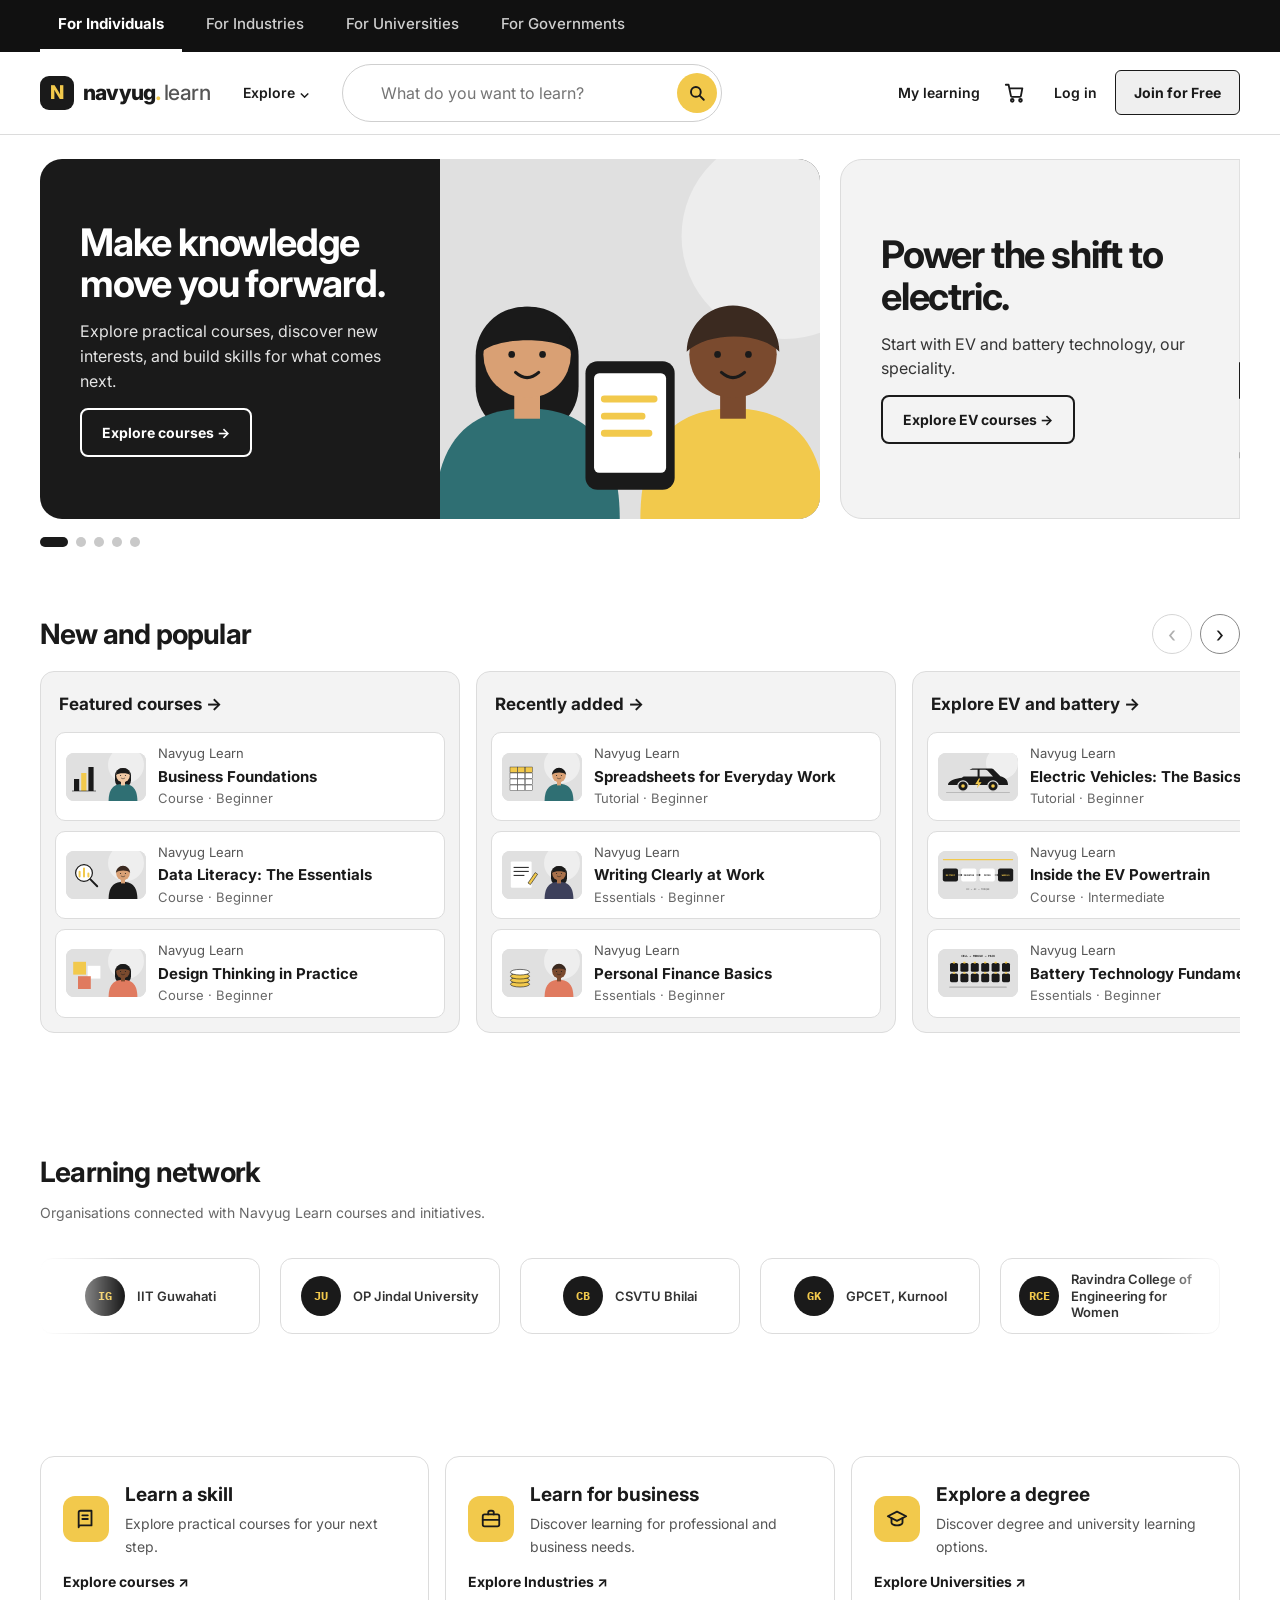
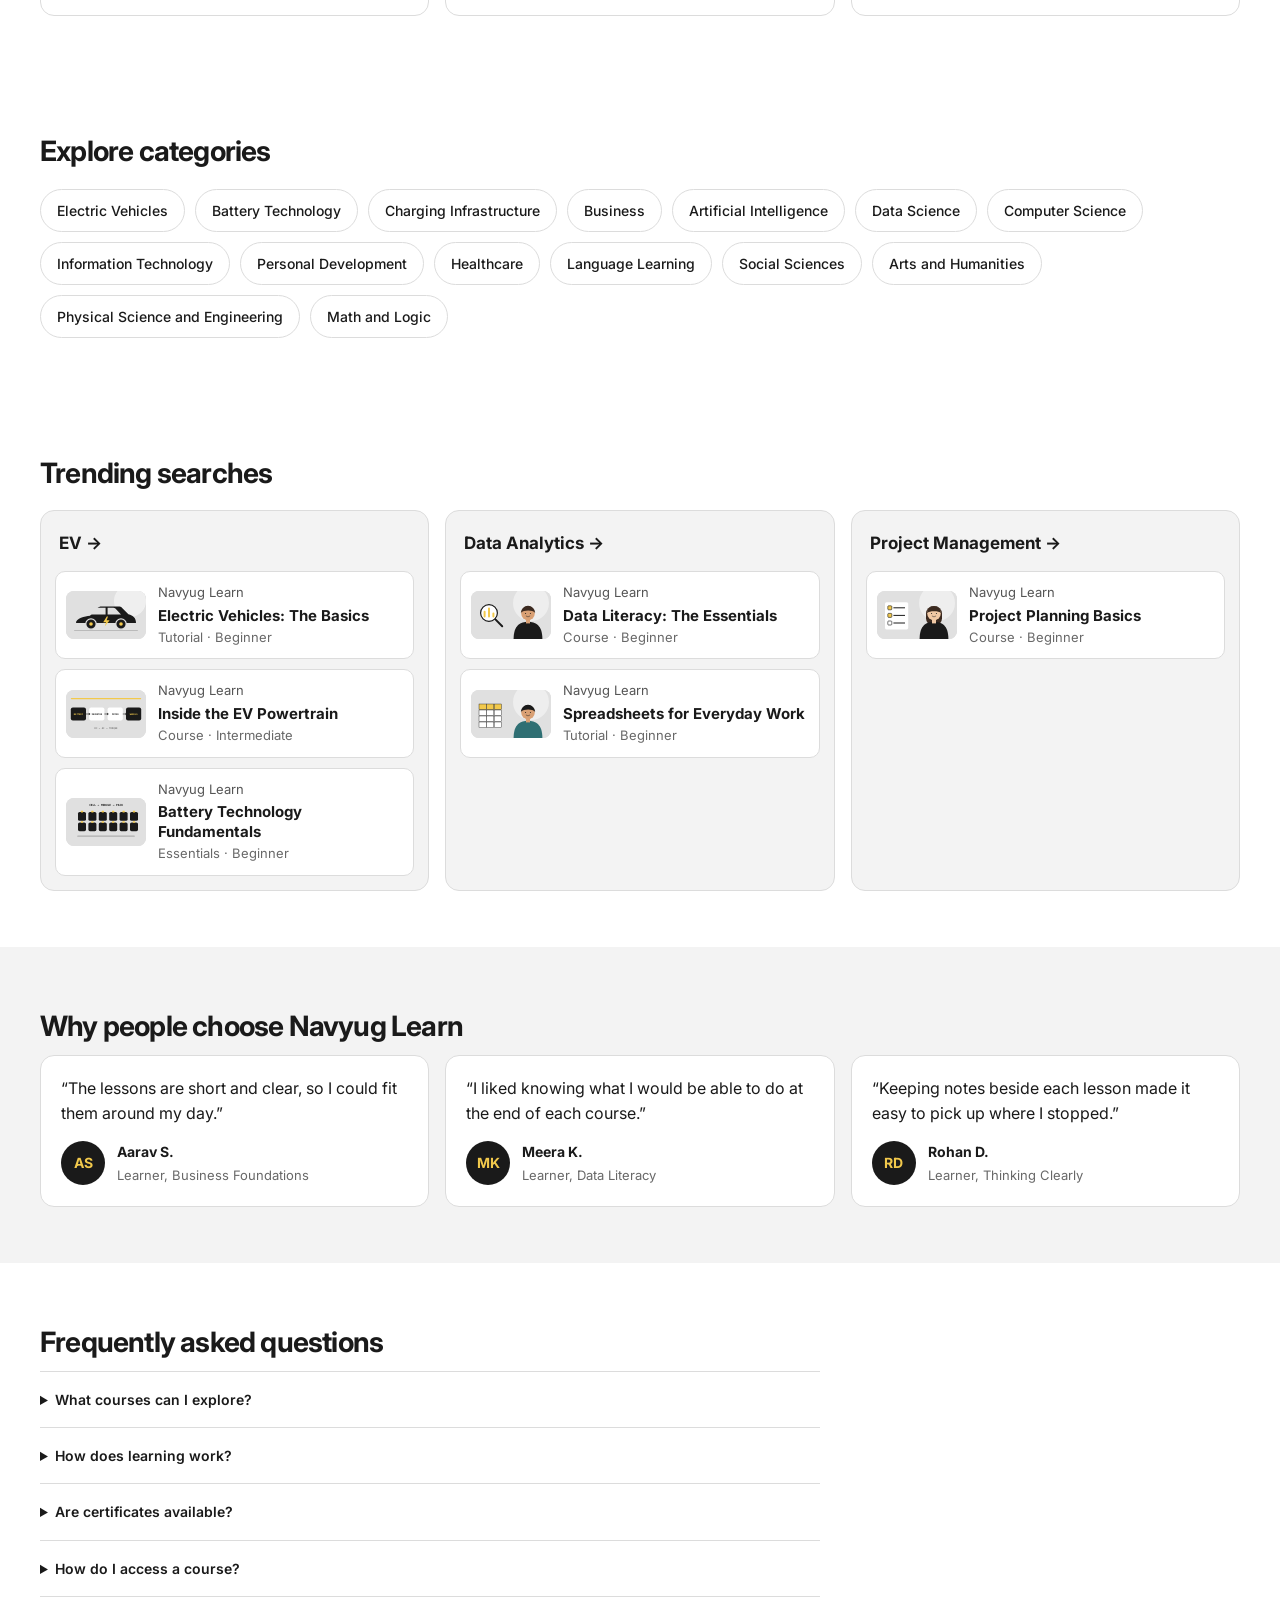
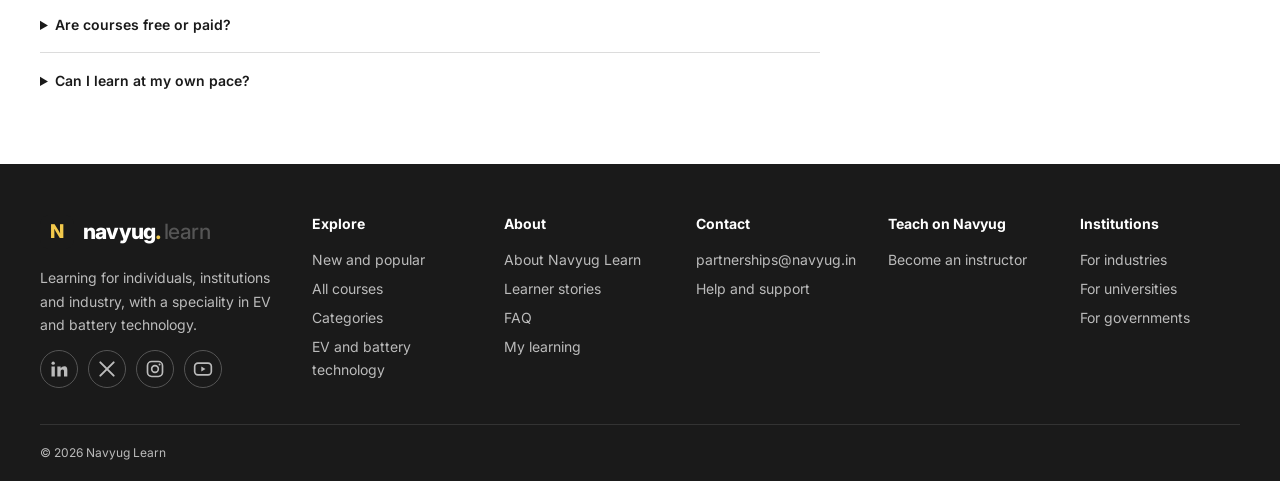
<file: index.html>
<!DOCTYPE html>
<html lang="en"><head><meta charset="UTF-8"><script>addEventListener("error",function(e){var t=e.target;if(!t||!/^(LINK|SCRIPT|IMG)$/.test(t.tagName||""))return;var u=t.getAttribute("href")||t.getAttribute("src")||"";if(!u||/^(https?:)?\/\//.test(u)||/^data:/.test(u))return;(window.__m=window.__m||[]).push(u);clearTimeout(window.__t);window.__t=setTimeout(function(){if(document.getElementById("missingBanner"))return;var b=document.createElement("div");b.id="missingBanner";b.setAttribute("role","alert");b.style.cssText="position:fixed;left:0;right:0;bottom:0;z-index:99999;background:#B00020;color:#fff;padding:14px 20px;font:15px/1.5 system-ui,sans-serif";b.innerHTML="<b>Some project files are missing.</b> Keep the folders exactly as shipped (css/, js/, assets/). Missing: "+Array.from(new Set(window.__m)).slice(0,5).join(", ")+". Open <a style='color:#fff' href='check.html'>check.html</a> for the full list.";(document.body||document.documentElement).appendChild(b)},400)},true)</script><link rel="icon" href="assets/favicon.svg" type="image/svg+xml"><meta name="theme-color" content="#1A1A1A"><meta name="viewport" content="width=device-width, initial-scale=1.0">
<meta name="description" content="Explore practical courses, discover new interests, and build skills for what comes next."><title>Navyug Learn — Make knowledge move you forward</title>
<link href="https://fonts.googleapis.com/css2?family=IBM+Plex+Mono:wght@400;500;600&family=Inter:wght@400;500;600;700;800&display=swap" rel="stylesheet">
<link rel="stylesheet" href="css/base.css"><link rel="stylesheet" href="css/components.css"><link rel="stylesheet" href="css/site.css">
<script src="js/data/courses.js"></script><script src="js/data/images.js"></script><script src="js/data/home.js"></script><script src="js/data/lessons.js" defer></script><script src="js/catalogue.js" defer></script><script src="js/pages.js" defer></script><script src="js/photos.js" defer></script></head>
<body><script src="js/store.js"></script><script src="js/auth.js"></script><script src="js/chrome.js"></script>
<main id="main">
<section class="hc-wrap" aria-roledescription="carousel" aria-label="Featured"><div class="x-wrap"><div class="hc" id="heroCarousel" tabindex="0"></div><div class="hc-dots" id="heroDots" role="group" aria-label="Choose a slide"></div></div></section>

<section class="x-sec np" id="popular"><div class="x-wrap"><div class="np-head"><h2>New and popular</h2><div class="np-ctrl"><button class="np-btn" id="popPrev" type="button" aria-label="Previous collection" disabled>‹</button><button class="np-btn" id="popNext" type="button" aria-label="Next collection">›</button></div></div>
<div class="np-track" id="popularTrack" tabindex="0" aria-label="Course collections, scroll horizontally"></div></div></section>

<section class="x-sec net" id="network"><div class="x-wrap"><h2>Learning network</h2><p class="x-sub">Organisations connected with Navyug Learn courses and initiatives.</p><div class="net-marquee" id="networkGroups" role="group" aria-label="Organisations connected with Navyug Learn"></div></div></section>

<section class="x-sec" id="destinations"><div class="x-wrap"><div class="dest-grid">
<a class="dest" href="explore.html"><span class="dest-ic"><svg width="18" height="18" viewBox="0 0 24 24" fill="none" stroke="currentColor" stroke-width="2" stroke-linecap="round" stroke-linejoin="round" aria-hidden="true"><path d="M4 19V5a2 2 0 0 1 2-2h12v16H6a2 2 0 0 0-2 2z"/><path d="M8 8h6M8 12h6"/></svg></span><span><strong>Learn a skill</strong><small>Explore practical courses for your next step.</small></span><em>Explore courses ↗</em></a>
<a class="dest" href="industries.html"><span class="dest-ic"><svg width="18" height="18" viewBox="0 0 24 24" fill="none" stroke="currentColor" stroke-width="2" stroke-linecap="round" stroke-linejoin="round" aria-hidden="true"><rect x="3" y="7" width="18" height="13" rx="2"/><path d="M9 7V5a2 2 0 0 1 2-2h2a2 2 0 0 1 2 2v2M3 13h18"/></svg></span><span><strong>Learn for business</strong><small>Discover learning for professional and business needs.</small></span><em>Explore Industries ↗</em></a>
<a class="dest" href="universities.html"><span class="dest-ic"><svg width="18" height="18" viewBox="0 0 24 24" fill="none" stroke="currentColor" stroke-width="2" stroke-linecap="round" stroke-linejoin="round" aria-hidden="true"><path d="M2 9l10-5 10 5-10 5z"/><path d="M6 11v5c0 1.5 3 3 6 3s6-1.5 6-3v-5"/></svg></span><span><strong>Explore a degree</strong><small>Discover degree and university learning options.</small></span><em>Explore Universities ↗</em></a></div></div></section>

<section class="x-sec" id="categories"><div class="x-wrap"><h2>Explore categories</h2><div class="chip-groups" id="homeCategories"></div></div></section>

<section class="x-sec np" id="trending"><div class="x-wrap"><h2>Trending searches</h2><div class="np-grid" id="trendingGrid"></div></div></section>

<section class="x-sec alt" id="testimonials"><div class="x-wrap"><h2>Why people choose Navyug Learn</h2><div class="testi-grid" id="testimonialGrid"></div></div></section>

<section class="x-sec" id="faq"><div class="x-wrap"><h2>Frequently asked questions</h2><div class="x-faq">
<details><summary>What courses can I explore?</summary><p>Short courses across business, data, computing, design and personal development, with a speciality in EV and battery technology. Browse by subject or search on the Explore page, and open any course to see its outcomes and lessons.</p></details>
<details><summary>How does learning work?</summary><p>Each course is split into modules and short lessons. Mark lessons complete, keep notes beside them, and see your progress under My learning.</p></details>
<details><summary>Are certificates available?</summary><p>Where a course offers a certification, its details appear on the course page.</p></details>
<details><summary>How do I access a course?</summary><p>Open a course from Explore. Free courses can be started right away after you join; paid courses are added to your cart and unlocked at checkout.</p></details>
<details><summary>Are courses free or paid?</summary><p>Both. Tutorials are free, and Essentials and Courses are paid. The price is shown on every course card and course page.</p></details>
<details><summary>Can I learn at my own pace?</summary><p>Yes. Courses are self-paced, and you can leave and pick up again from where you stopped.</p></details></div></div></section>
</main>
<dialog class="course-dialog" id="courseDialog"><div id="dialogContent"></div></dialog>
</body></html>
</file>
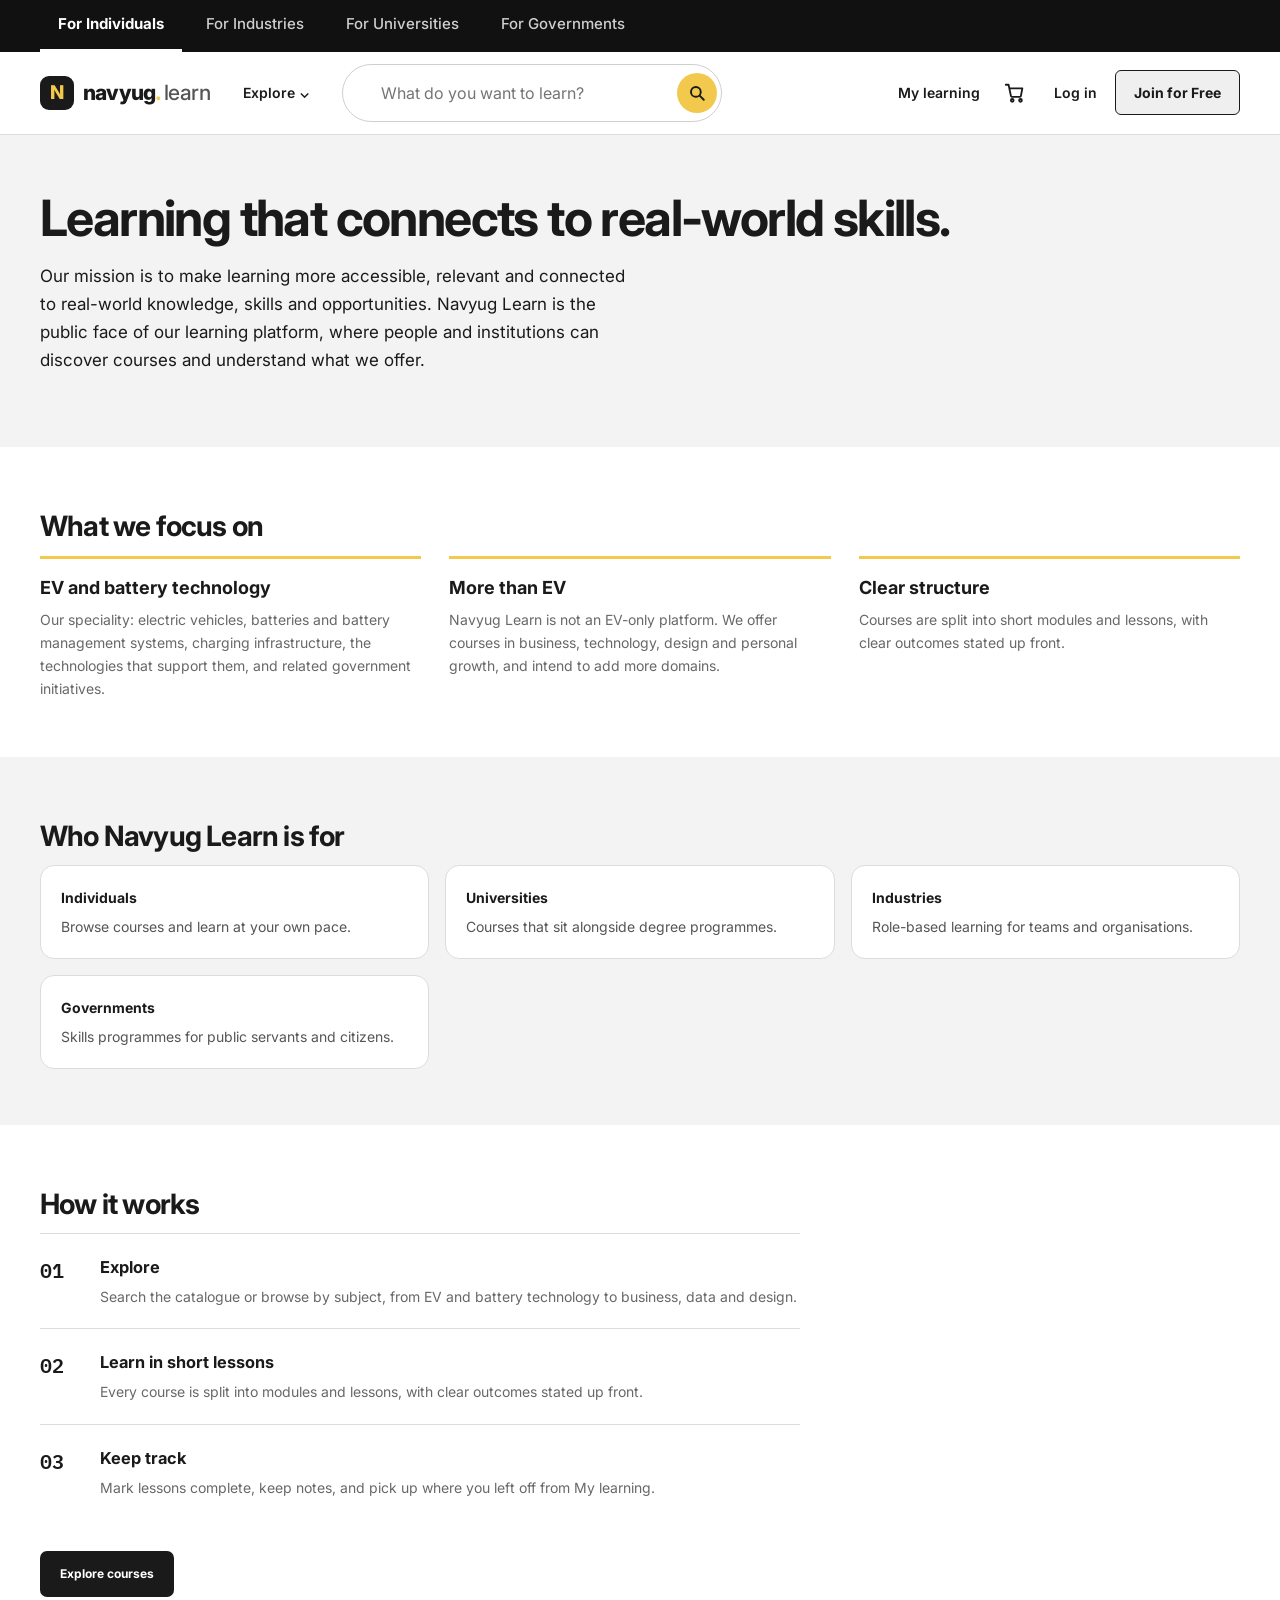
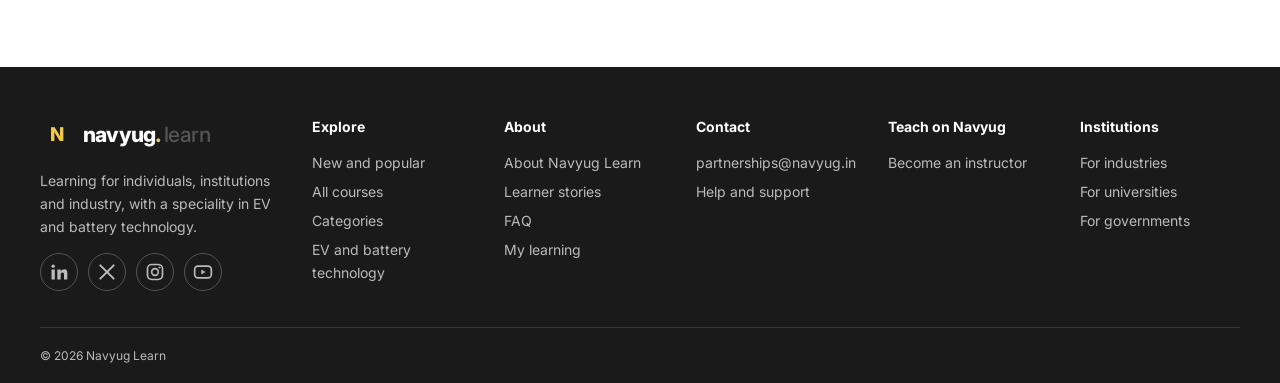
<file: about.html>
<!DOCTYPE html>
<html lang="en"><head><meta charset="UTF-8"><script>addEventListener("error",function(e){var t=e.target;if(!t||!/^(LINK|SCRIPT|IMG)$/.test(t.tagName||""))return;var u=t.getAttribute("href")||t.getAttribute("src")||"";if(!u||/^(https?:)?\/\//.test(u)||/^data:/.test(u))return;(window.__m=window.__m||[]).push(u);clearTimeout(window.__t);window.__t=setTimeout(function(){if(document.getElementById("missingBanner"))return;var b=document.createElement("div");b.id="missingBanner";b.setAttribute("role","alert");b.style.cssText="position:fixed;left:0;right:0;bottom:0;z-index:99999;background:#B00020;color:#fff;padding:14px 20px;font:15px/1.5 system-ui,sans-serif";b.innerHTML="<b>Some project files are missing.</b> Keep the folders exactly as shipped (css/, js/, assets/). Missing: "+Array.from(new Set(window.__m)).slice(0,5).join(", ")+". Open <a style='color:#fff' href='check.html'>check.html</a> for the full list.";(document.body||document.documentElement).appendChild(b)},400)},true)</script><link rel="icon" href="assets/favicon.svg" type="image/svg+xml"><meta name="theme-color" content="#1A1A1A"><meta name="viewport" content="width=device-width, initial-scale=1.0">
<meta name="description" content="About Navyug Learn: our mission, our EV and battery technology speciality, and where the platform is today."><title>About — Navyug Learn</title>
<link href="https://fonts.googleapis.com/css2?family=IBM+Plex+Mono:wght@400;500;600&family=Inter:wght@400;500;600;700;800&display=swap" rel="stylesheet">
<link rel="stylesheet" href="css/base.css"><link rel="stylesheet" href="css/components.css"><link rel="stylesheet" href="css/site.css">
<script src="js/data/courses.js"></script><script src="js/data/images.js"></script><script src="js/data/lessons.js" defer></script><script src="js/catalogue.js" defer></script><script src="js/pages.js" defer></script><script src="js/photos.js" defer></script></head>
<body><script src="js/store.js"></script><script src="js/auth.js"></script><script src="js/chrome.js"></script>
<main id="main">
<section class="x-sec alt"><div class="x-wrap x-ph"><h1>Learning that connects to real-world skills.</h1><p>Our mission is to make learning more accessible, relevant and connected to real-world knowledge, skills and opportunities. Navyug Learn is the public face of our learning platform, where people and institutions can discover courses and understand what we offer.</p></div></section>
<section class="x-sec"><div class="x-wrap"><h2>What we focus on</h2><div class="x-feat"><div><h3>EV and battery technology</h3><p>Our speciality: electric vehicles, batteries and battery management systems, charging infrastructure, the technologies that support them, and related government initiatives.</p></div><div><h3>More than EV</h3><p>Navyug Learn is not an EV-only platform. We offer courses in business, technology, design and personal growth, and intend to add more domains.</p></div><div><h3>Clear structure</h3><p>Courses are split into short modules and lessons, with clear outcomes stated up front.</p></div></div></div></section>
<section class="x-sec alt"><div class="x-wrap"><h2>Who Navyug Learn is for</h2><div class="aud-cross"><a href="explore.html"><strong>Individuals</strong><span>Browse courses and learn at your own pace.</span></a><a href="universities.html"><strong>Universities</strong><span>Courses that sit alongside degree programmes.</span></a><a href="industries.html"><strong>Industries</strong><span>Role-based learning for teams and organisations.</span></a><a href="government.html"><strong>Governments</strong><span>Skills programmes for public servants and citizens.</span></a></div></div></section>
<section class="x-sec"><div class="x-wrap"><h2>How it works</h2><div class="x-steps"><div><b>01</b><span><h3>Explore</h3><p>Search the catalogue or browse by subject, from EV and battery technology to business, data and design.</p></span></div><div><b>02</b><span><h3>Learn in short lessons</h3><p>Every course is split into modules and lessons, with clear outcomes stated up front.</p></span></div><div><b>03</b><span><h3>Keep track</h3><p>Mark lessons complete, keep notes, and pick up where you left off from My learning.</p></span></div></div><p style="margin-top:32px"><a class="button button-dark" href="explore.html">Explore courses</a></p></div></section></main>
<dialog class="course-dialog" id="courseDialog"><div id="dialogContent"></div></dialog>
</body></html>
</file>
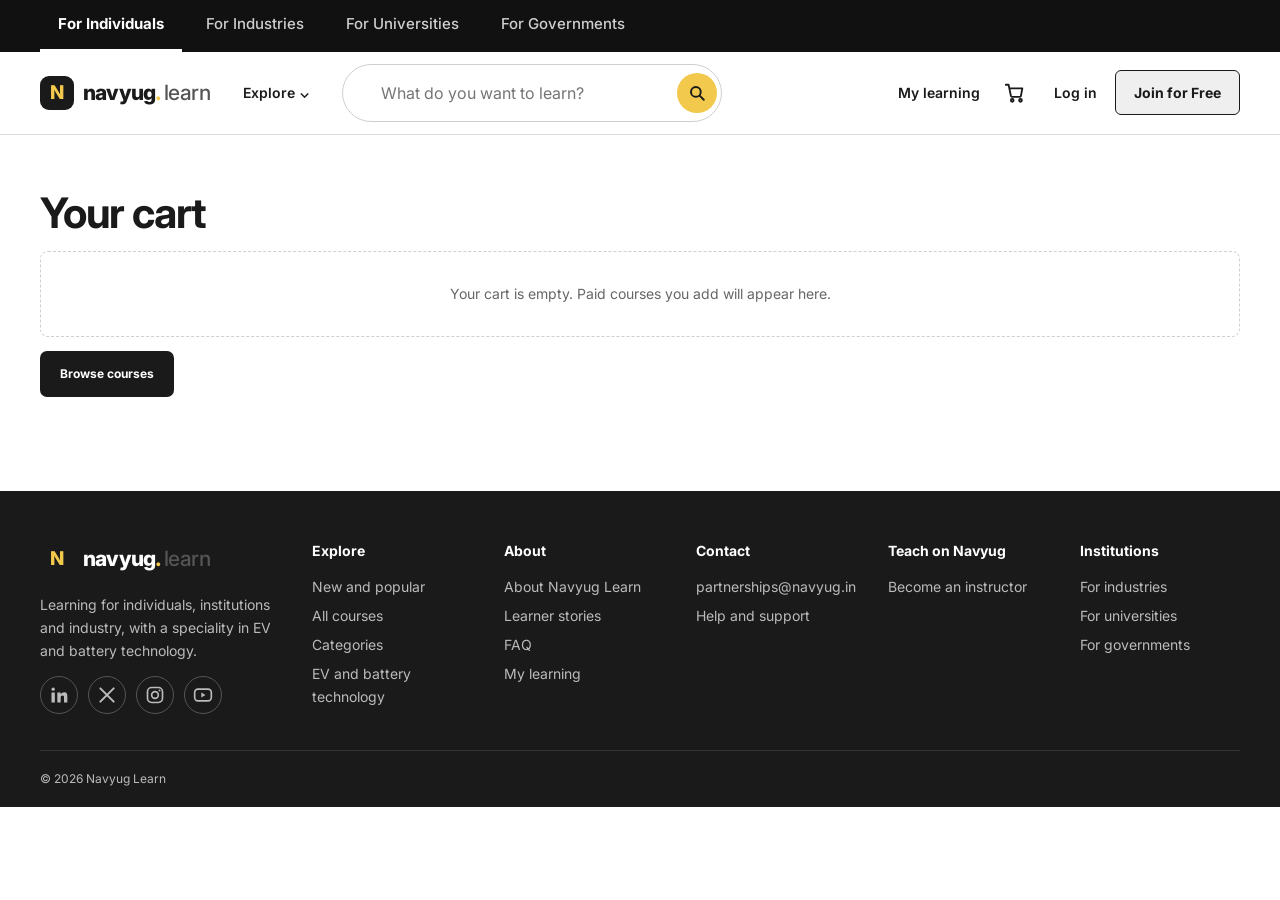
<file: cart.html>
<!DOCTYPE html>
<html lang="en"><head><meta charset="UTF-8"><script>addEventListener("error",function(e){var t=e.target;if(!t||!/^(LINK|SCRIPT|IMG)$/.test(t.tagName||""))return;var u=t.getAttribute("href")||t.getAttribute("src")||"";if(!u||/^(https?:)?\/\//.test(u)||/^data:/.test(u))return;(window.__m=window.__m||[]).push(u);clearTimeout(window.__t);window.__t=setTimeout(function(){if(document.getElementById("missingBanner"))return;var b=document.createElement("div");b.id="missingBanner";b.setAttribute("role","alert");b.style.cssText="position:fixed;left:0;right:0;bottom:0;z-index:99999;background:#B00020;color:#fff;padding:14px 20px;font:15px/1.5 system-ui,sans-serif";b.innerHTML="<b>Some project files are missing.</b> Keep the folders exactly as shipped (css/, js/, assets/). Missing: "+Array.from(new Set(window.__m)).slice(0,5).join(", ")+". Open <a style='color:#fff' href='check.html'>check.html</a> for the full list.";(document.body||document.documentElement).appendChild(b)},400)},true)</script><link rel="icon" href="assets/favicon.svg" type="image/svg+xml"><meta name="theme-color" content="#1A1A1A"><meta name="viewport" content="width=device-width, initial-scale=1.0">
<meta name="description" content="Navyug Learn courses."><title>Cart — Navyug Learn</title>
<link href="https://fonts.googleapis.com/css2?family=IBM+Plex+Mono:wght@400;500;600&family=Inter:wght@400;500;600;700;800&display=swap" rel="stylesheet">
<link rel="stylesheet" href="css/base.css"><link rel="stylesheet" href="css/components.css"><link rel="stylesheet" href="css/site.css">
<script src="js/data/courses.js"></script><script src="js/data/images.js"></script><script src="js/data/lessons.js" defer></script><script src="js/catalogue.js" defer></script><script src="js/pages.js" defer></script><script src="js/photos.js" defer></script></head>
<body><script src="js/store.js"></script><script src="js/auth.js"></script><script src="js/chrome.js"></script>
<main id="main">
<div id="platformRoot" data-page="cart"></div></main>
<dialog class="course-dialog" id="courseDialog"><div id="dialogContent"></div></dialog>
</body></html>
</file>
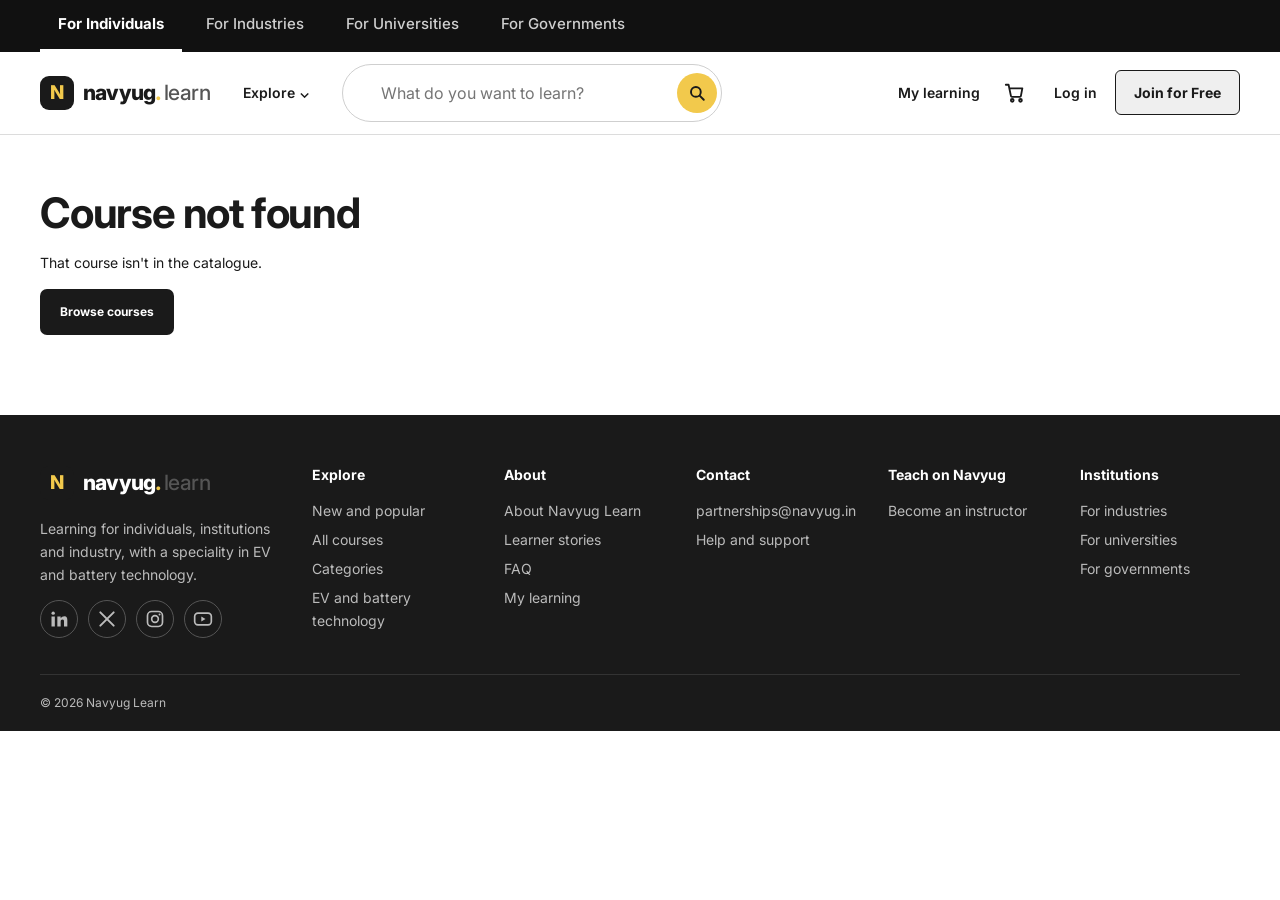
<file: course.html>
<!DOCTYPE html>
<html lang="en"><head><meta charset="UTF-8"><script>addEventListener("error",function(e){var t=e.target;if(!t||!/^(LINK|SCRIPT|IMG)$/.test(t.tagName||""))return;var u=t.getAttribute("href")||t.getAttribute("src")||"";if(!u||/^(https?:)?\/\//.test(u)||/^data:/.test(u))return;(window.__m=window.__m||[]).push(u);clearTimeout(window.__t);window.__t=setTimeout(function(){if(document.getElementById("missingBanner"))return;var b=document.createElement("div");b.id="missingBanner";b.setAttribute("role","alert");b.style.cssText="position:fixed;left:0;right:0;bottom:0;z-index:99999;background:#B00020;color:#fff;padding:14px 20px;font:15px/1.5 system-ui,sans-serif";b.innerHTML="<b>Some project files are missing.</b> Keep the folders exactly as shipped (css/, js/, assets/). Missing: "+Array.from(new Set(window.__m)).slice(0,5).join(", ")+". Open <a style='color:#fff' href='check.html'>check.html</a> for the full list.";(document.body||document.documentElement).appendChild(b)},400)},true)</script><link rel="icon" href="assets/favicon.svg" type="image/svg+xml"><meta name="theme-color" content="#1A1A1A"><meta name="viewport" content="width=device-width, initial-scale=1.0">
<meta name="description" content="Navyug Learn courses."><title>Course — Navyug Learn</title>
<link href="https://fonts.googleapis.com/css2?family=IBM+Plex+Mono:wght@400;500;600&family=Inter:wght@400;500;600;700;800&display=swap" rel="stylesheet">
<link rel="stylesheet" href="css/base.css"><link rel="stylesheet" href="css/components.css"><link rel="stylesheet" href="css/site.css">
<script src="js/data/courses.js"></script><script src="js/data/images.js"></script><script src="js/data/lessons.js" defer></script><script src="js/catalogue.js" defer></script><script src="js/pages.js" defer></script><script src="js/photos.js" defer></script></head>
<body><script src="js/store.js"></script><script src="js/auth.js"></script><script src="js/chrome.js"></script>
<main id="main">
<div id="platformRoot" data-page="course"></div></main>
<dialog class="course-dialog" id="courseDialog"><div id="dialogContent"></div></dialog>
</body></html>
</file>
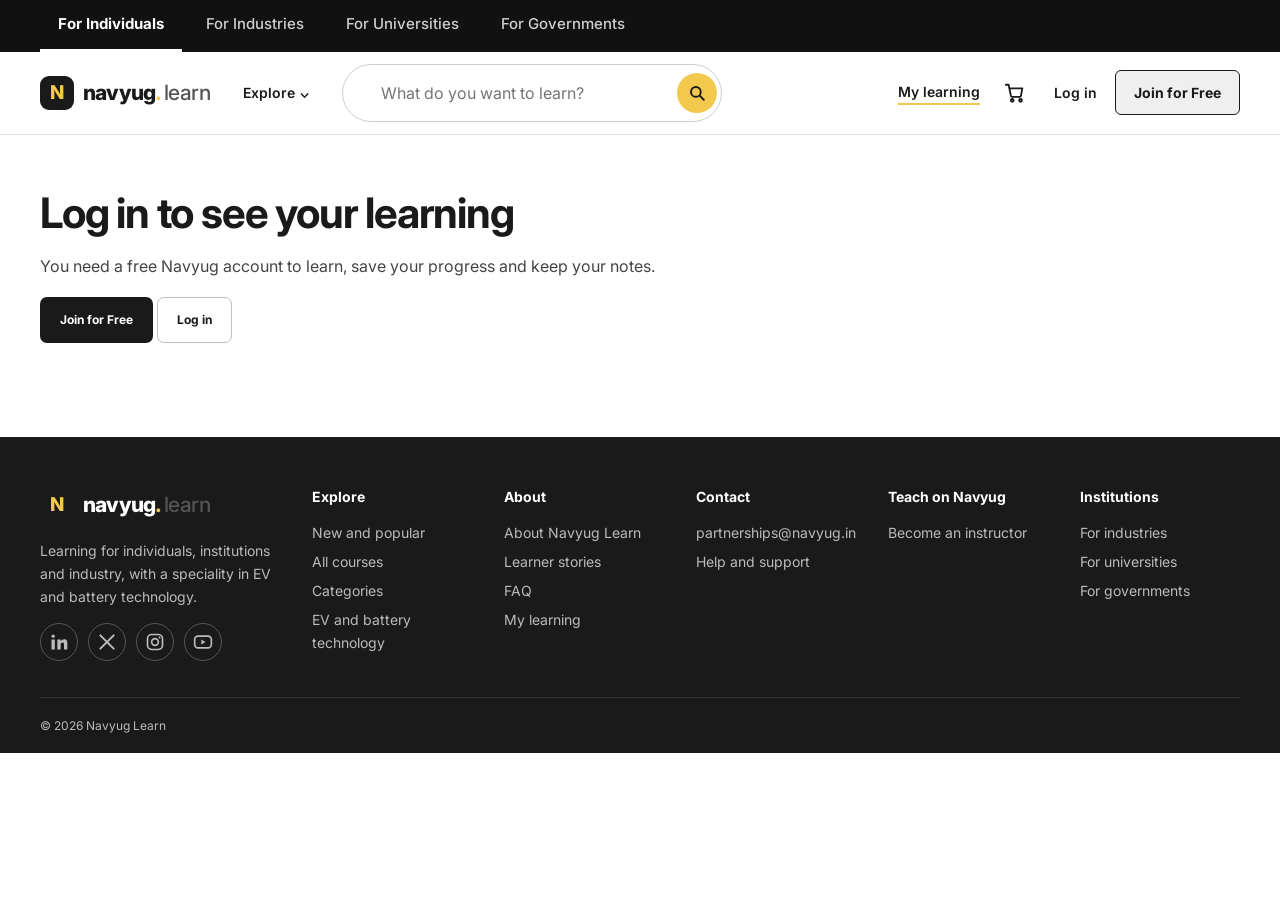
<file: dashboard.html>
<!DOCTYPE html>
<html lang="en"><head><meta charset="UTF-8"><script>addEventListener("error",function(e){var t=e.target;if(!t||!/^(LINK|SCRIPT|IMG)$/.test(t.tagName||""))return;var u=t.getAttribute("href")||t.getAttribute("src")||"";if(!u||/^(https?:)?\/\//.test(u)||/^data:/.test(u))return;(window.__m=window.__m||[]).push(u);clearTimeout(window.__t);window.__t=setTimeout(function(){if(document.getElementById("missingBanner"))return;var b=document.createElement("div");b.id="missingBanner";b.setAttribute("role","alert");b.style.cssText="position:fixed;left:0;right:0;bottom:0;z-index:99999;background:#B00020;color:#fff;padding:14px 20px;font:15px/1.5 system-ui,sans-serif";b.innerHTML="<b>Some project files are missing.</b> Keep the folders exactly as shipped (css/, js/, assets/). Missing: "+Array.from(new Set(window.__m)).slice(0,5).join(", ")+". Open <a style='color:#fff' href='check.html'>check.html</a> for the full list.";(document.body||document.documentElement).appendChild(b)},400)},true)</script><link rel="icon" href="assets/favicon.svg" type="image/svg+xml"><meta name="theme-color" content="#1A1A1A"><meta name="viewport" content="width=device-width, initial-scale=1.0">
<meta name="description" content="Navyug Learn courses."><title>My learning — Navyug Learn</title>
<link href="https://fonts.googleapis.com/css2?family=IBM+Plex+Mono:wght@400;500;600&family=Inter:wght@400;500;600;700;800&display=swap" rel="stylesheet">
<link rel="stylesheet" href="css/base.css"><link rel="stylesheet" href="css/components.css"><link rel="stylesheet" href="css/site.css">
<script src="js/data/courses.js"></script><script src="js/data/images.js"></script><script src="js/data/lessons.js" defer></script><script src="js/catalogue.js" defer></script><script src="js/pages.js" defer></script><script src="js/photos.js" defer></script></head>
<body><script src="js/store.js"></script><script src="js/auth.js"></script><script src="js/chrome.js"></script>
<main id="main">
<div id="platformRoot" data-page="dashboard"></div></main>
<dialog class="course-dialog" id="courseDialog"><div id="dialogContent"></div></dialog>
</body></html>
</file>
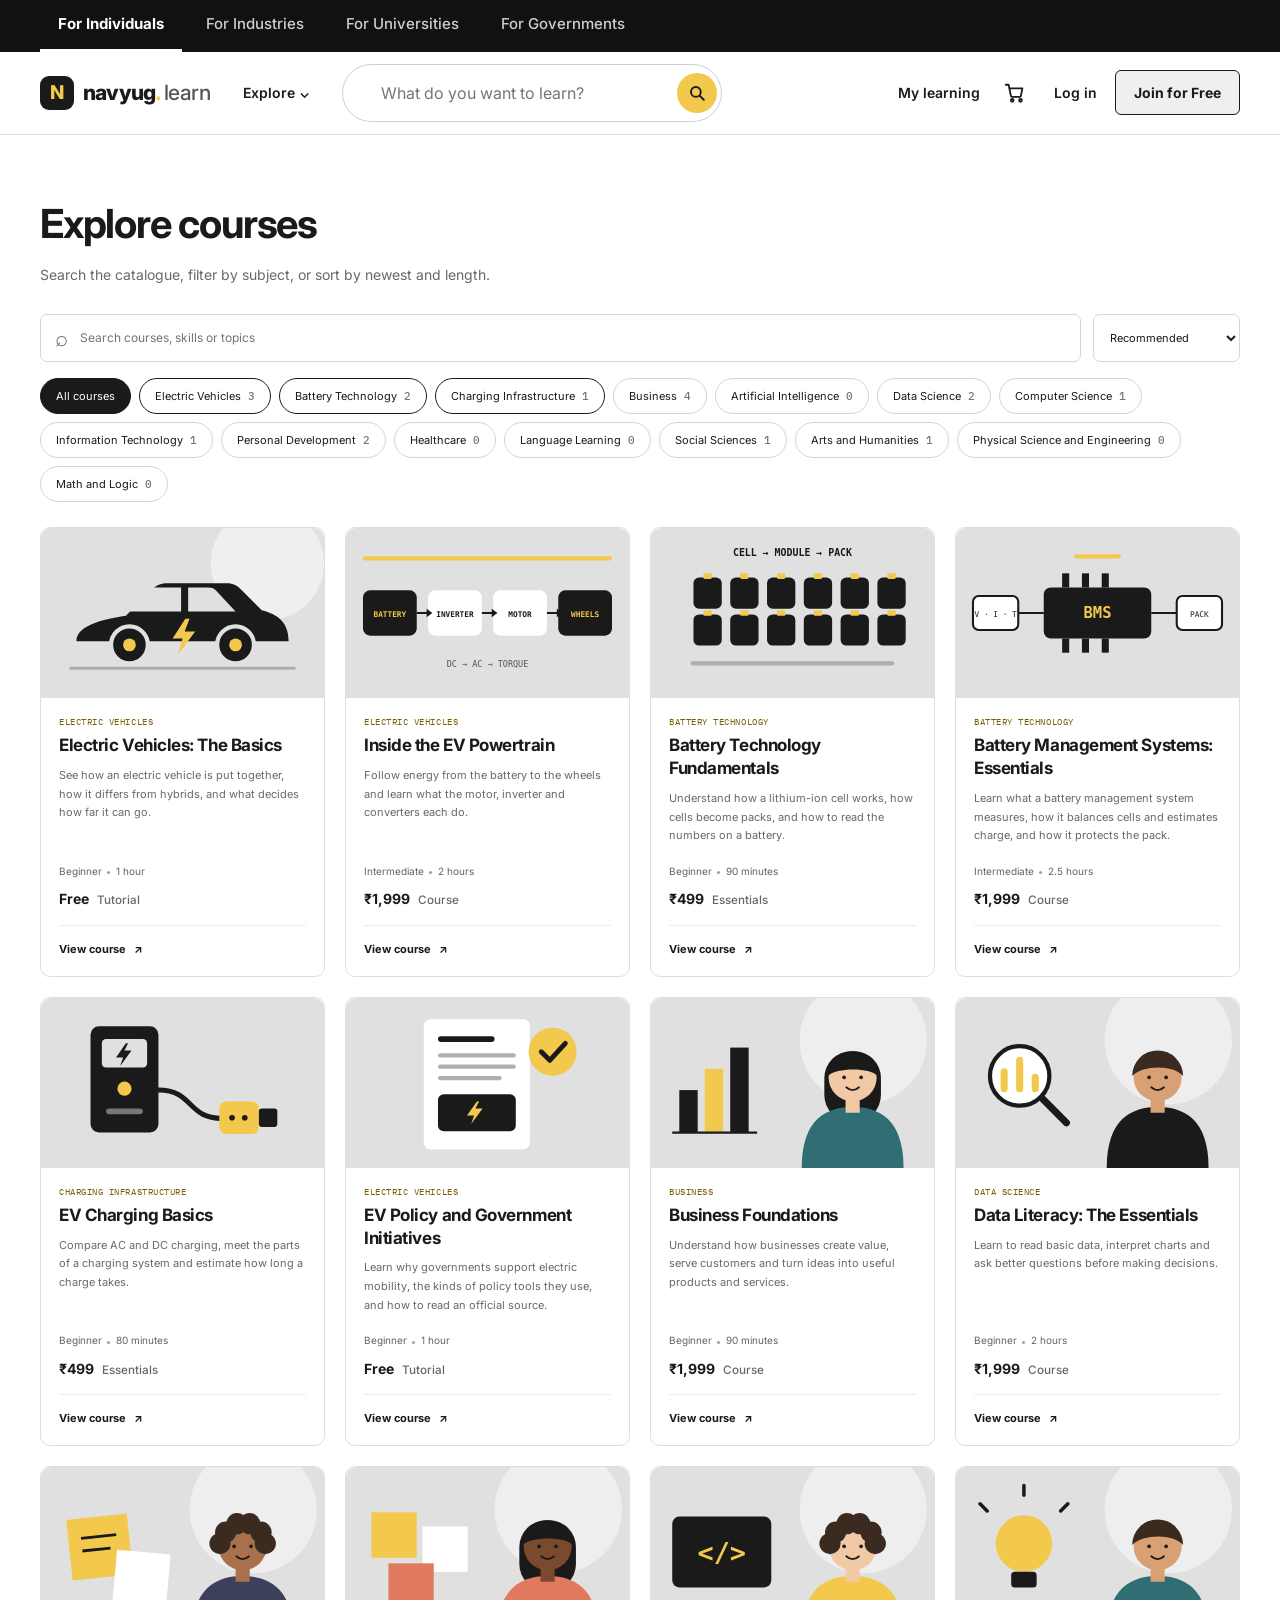
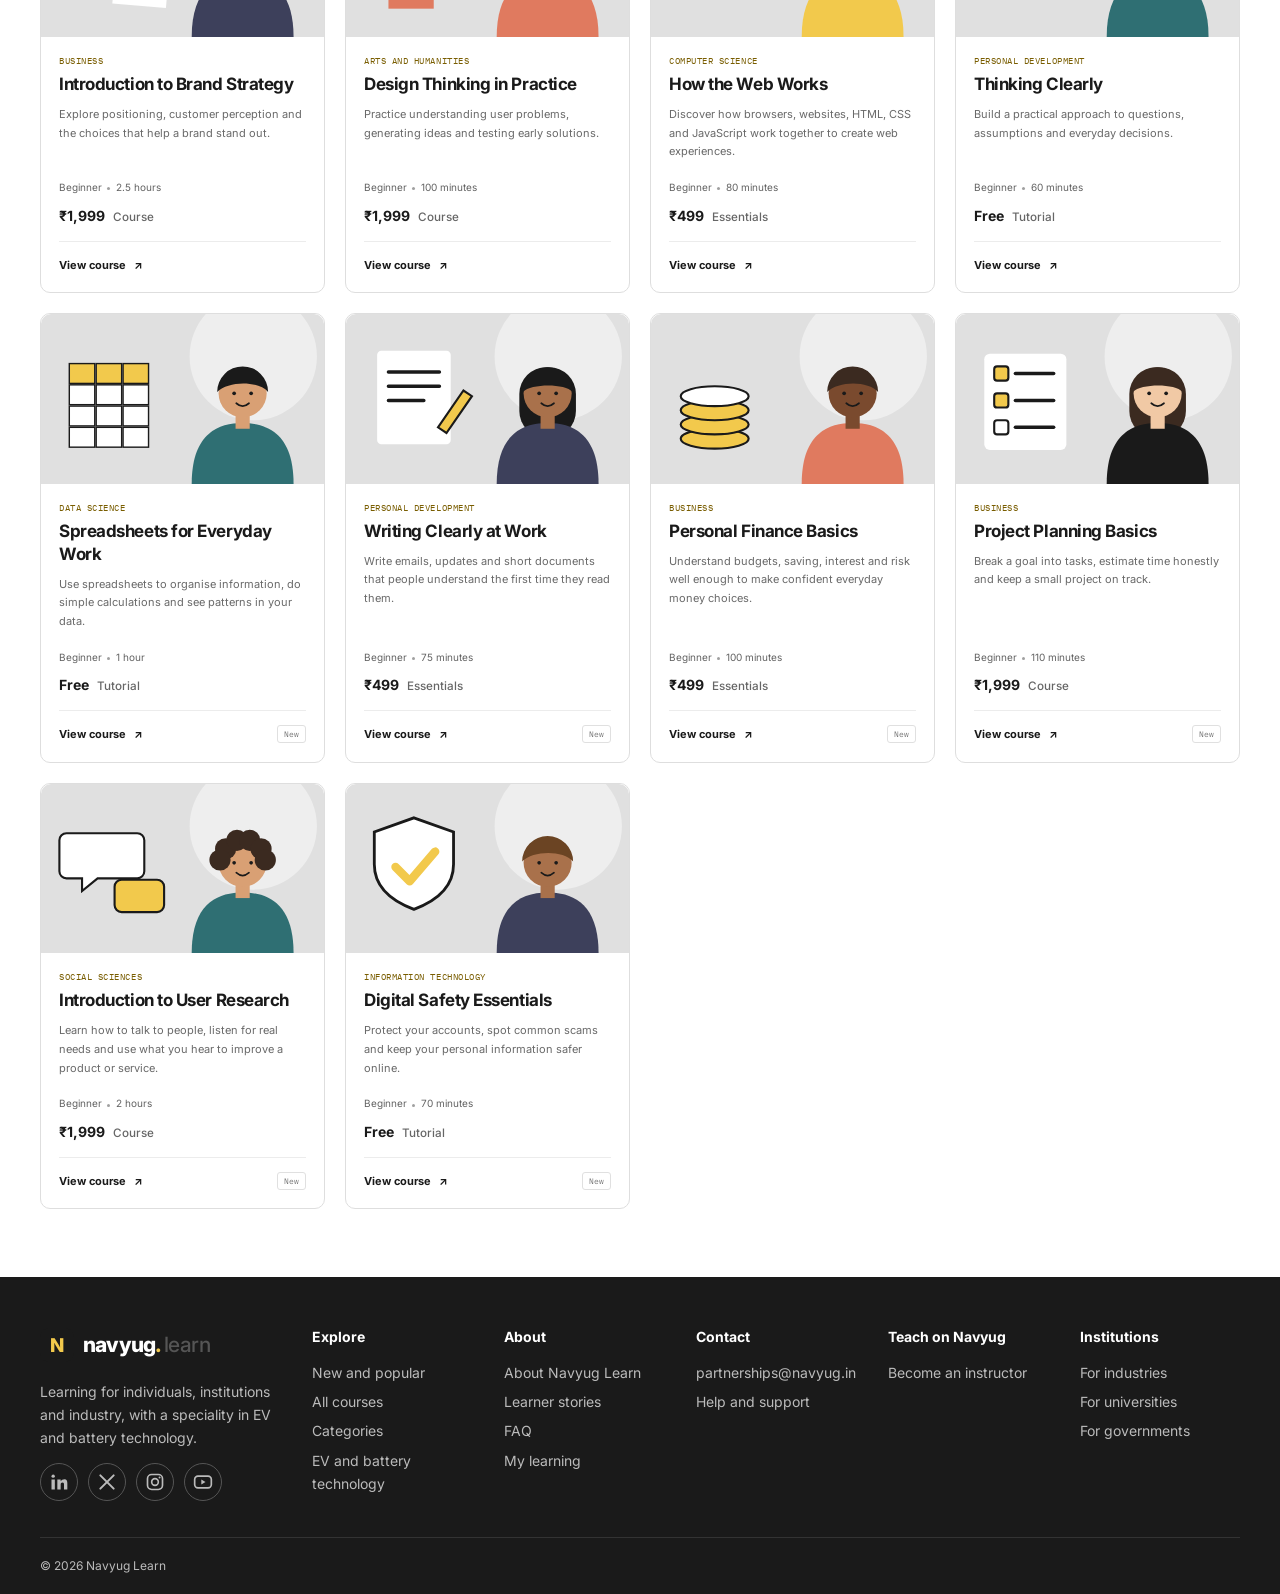
<file: explore.html>
<!DOCTYPE html>
<html lang="en"><head><meta charset="UTF-8"><script>addEventListener("error",function(e){var t=e.target;if(!t||!/^(LINK|SCRIPT|IMG)$/.test(t.tagName||""))return;var u=t.getAttribute("href")||t.getAttribute("src")||"";if(!u||/^(https?:)?\/\//.test(u)||/^data:/.test(u))return;(window.__m=window.__m||[]).push(u);clearTimeout(window.__t);window.__t=setTimeout(function(){if(document.getElementById("missingBanner"))return;var b=document.createElement("div");b.id="missingBanner";b.setAttribute("role","alert");b.style.cssText="position:fixed;left:0;right:0;bottom:0;z-index:99999;background:#B00020;color:#fff;padding:14px 20px;font:15px/1.5 system-ui,sans-serif";b.innerHTML="<b>Some project files are missing.</b> Keep the folders exactly as shipped (css/, js/, assets/). Missing: "+Array.from(new Set(window.__m)).slice(0,5).join(", ")+". Open <a style='color:#fff' href='check.html'>check.html</a> for the full list.";(document.body||document.documentElement).appendChild(b)},400)},true)</script><link rel="icon" href="assets/favicon.svg" type="image/svg+xml"><meta name="theme-color" content="#1A1A1A"><meta name="viewport" content="width=device-width, initial-scale=1.0">
<meta name="description" content="Search and filter the Navyug Learn course catalogue."><title>Explore courses — Navyug Learn</title>
<link href="https://fonts.googleapis.com/css2?family=IBM+Plex+Mono:wght@400;500;600&family=Inter:wght@400;500;600;700;800&display=swap" rel="stylesheet">
<link rel="stylesheet" href="css/base.css"><link rel="stylesheet" href="css/components.css"><link rel="stylesheet" href="css/site.css">
<script src="js/data/courses.js"></script><script src="js/data/images.js"></script><script src="js/data/lessons.js" defer></script><script src="js/catalogue.js" defer></script><script src="js/pages.js" defer></script><script src="js/photos.js" defer></script></head>
<body><script src="js/store.js"></script><script src="js/auth.js"></script><script src="js/chrome.js"></script>
<main id="main"><section id="explore" class="x-sec"><div class="x-wrap"><h1 class="ex-h">Explore courses</h1><p class="x-sub">Search the catalogue, filter by subject, or sort by newest and length.</p>
<div class="catalog-toolbar"><label class="catalog-search"><span aria-hidden="true">⌕</span><span class="visually-hidden">Search the catalogue</span><input type="search" id="courseSearch" placeholder="Search courses, skills or topics"></label>
<label class="sort-control"><span class="visually-hidden">Sort courses</span><select id="courseSort"><option value="featured">Recommended</option><option value="title">Title: A–Z</option><option value="duration">Shortest first</option><option value="new">Newest first</option></select></label></div>
<div class="category-list" id="categoryList" aria-label="Filter by category"></div>
<p class="p-note" id="collectionNote" hidden></p>
<div class="course-grid" id="courseGrid" aria-live="polite"></div><p class="empty-state" id="emptyState" hidden>No courses match that search.</p></div></section></main>
<dialog class="course-dialog" id="courseDialog"><div id="dialogContent"></div></dialog>
</body></html>
</file>
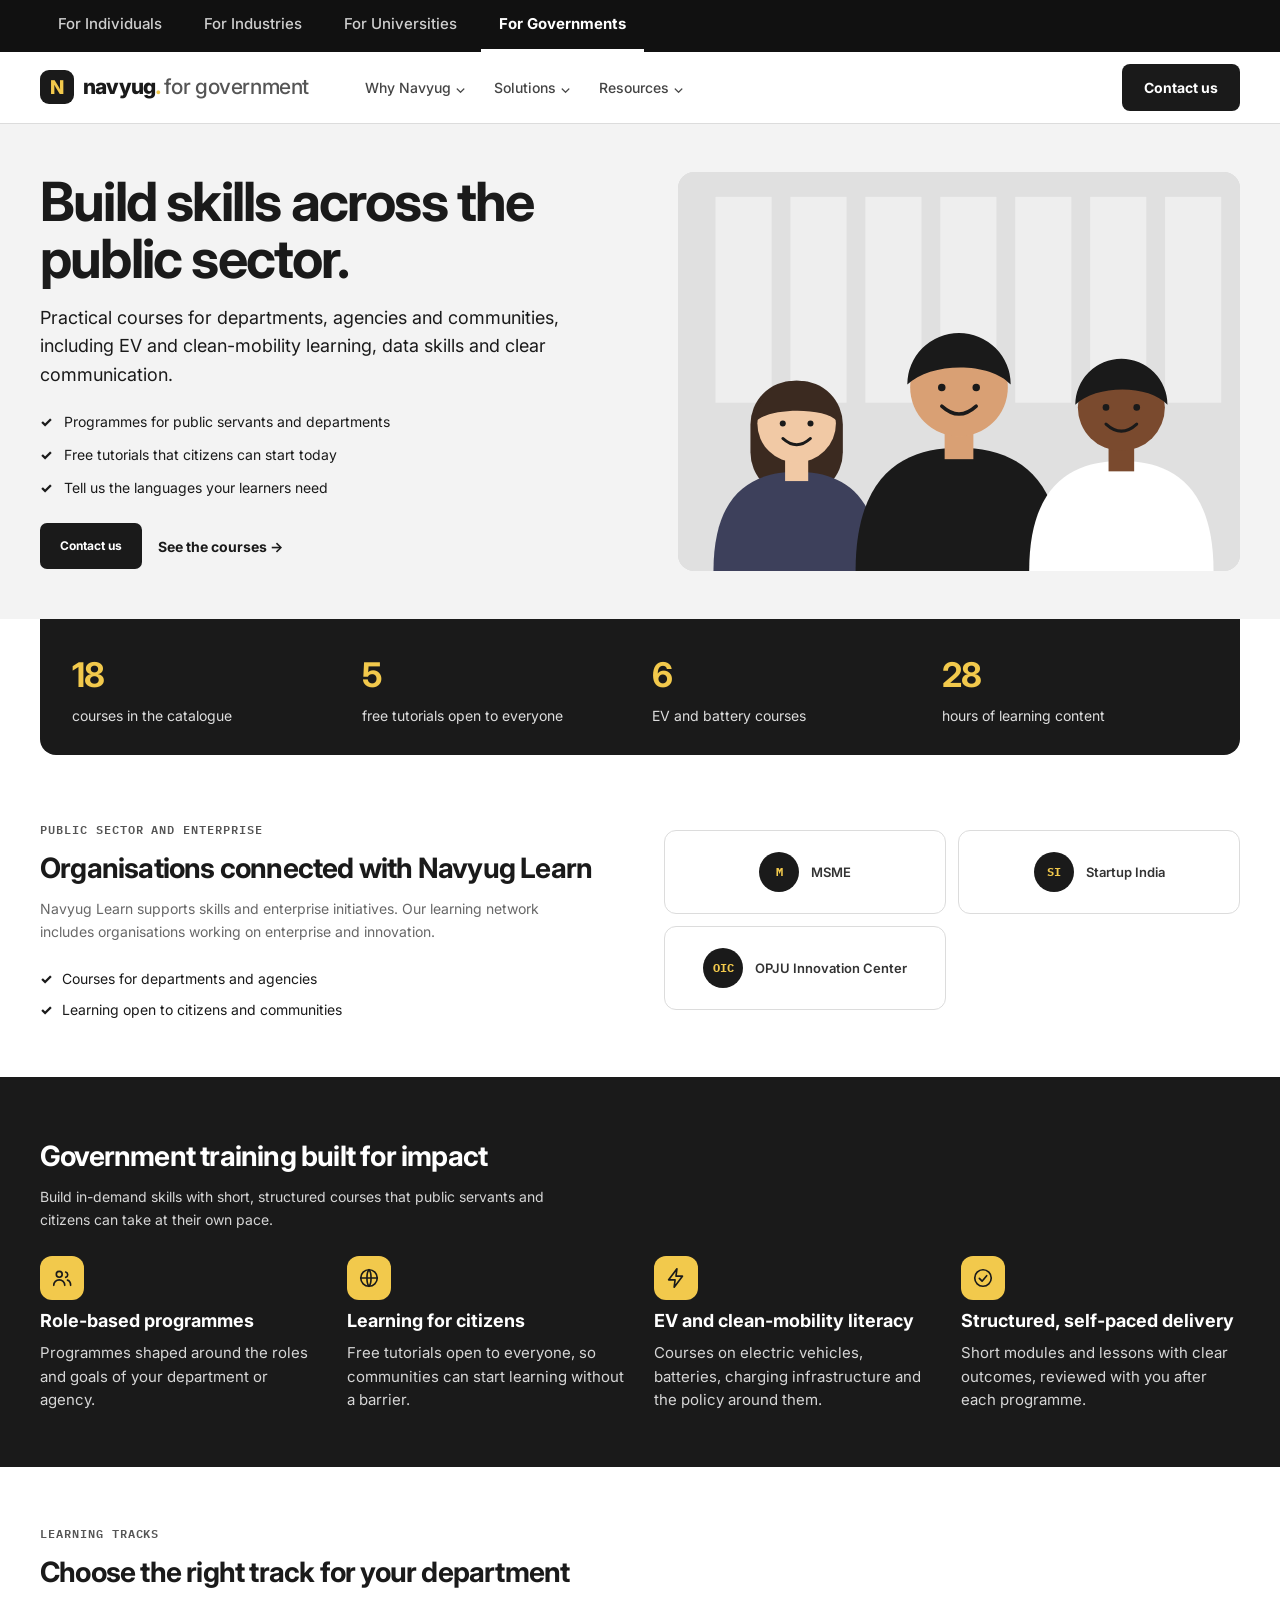
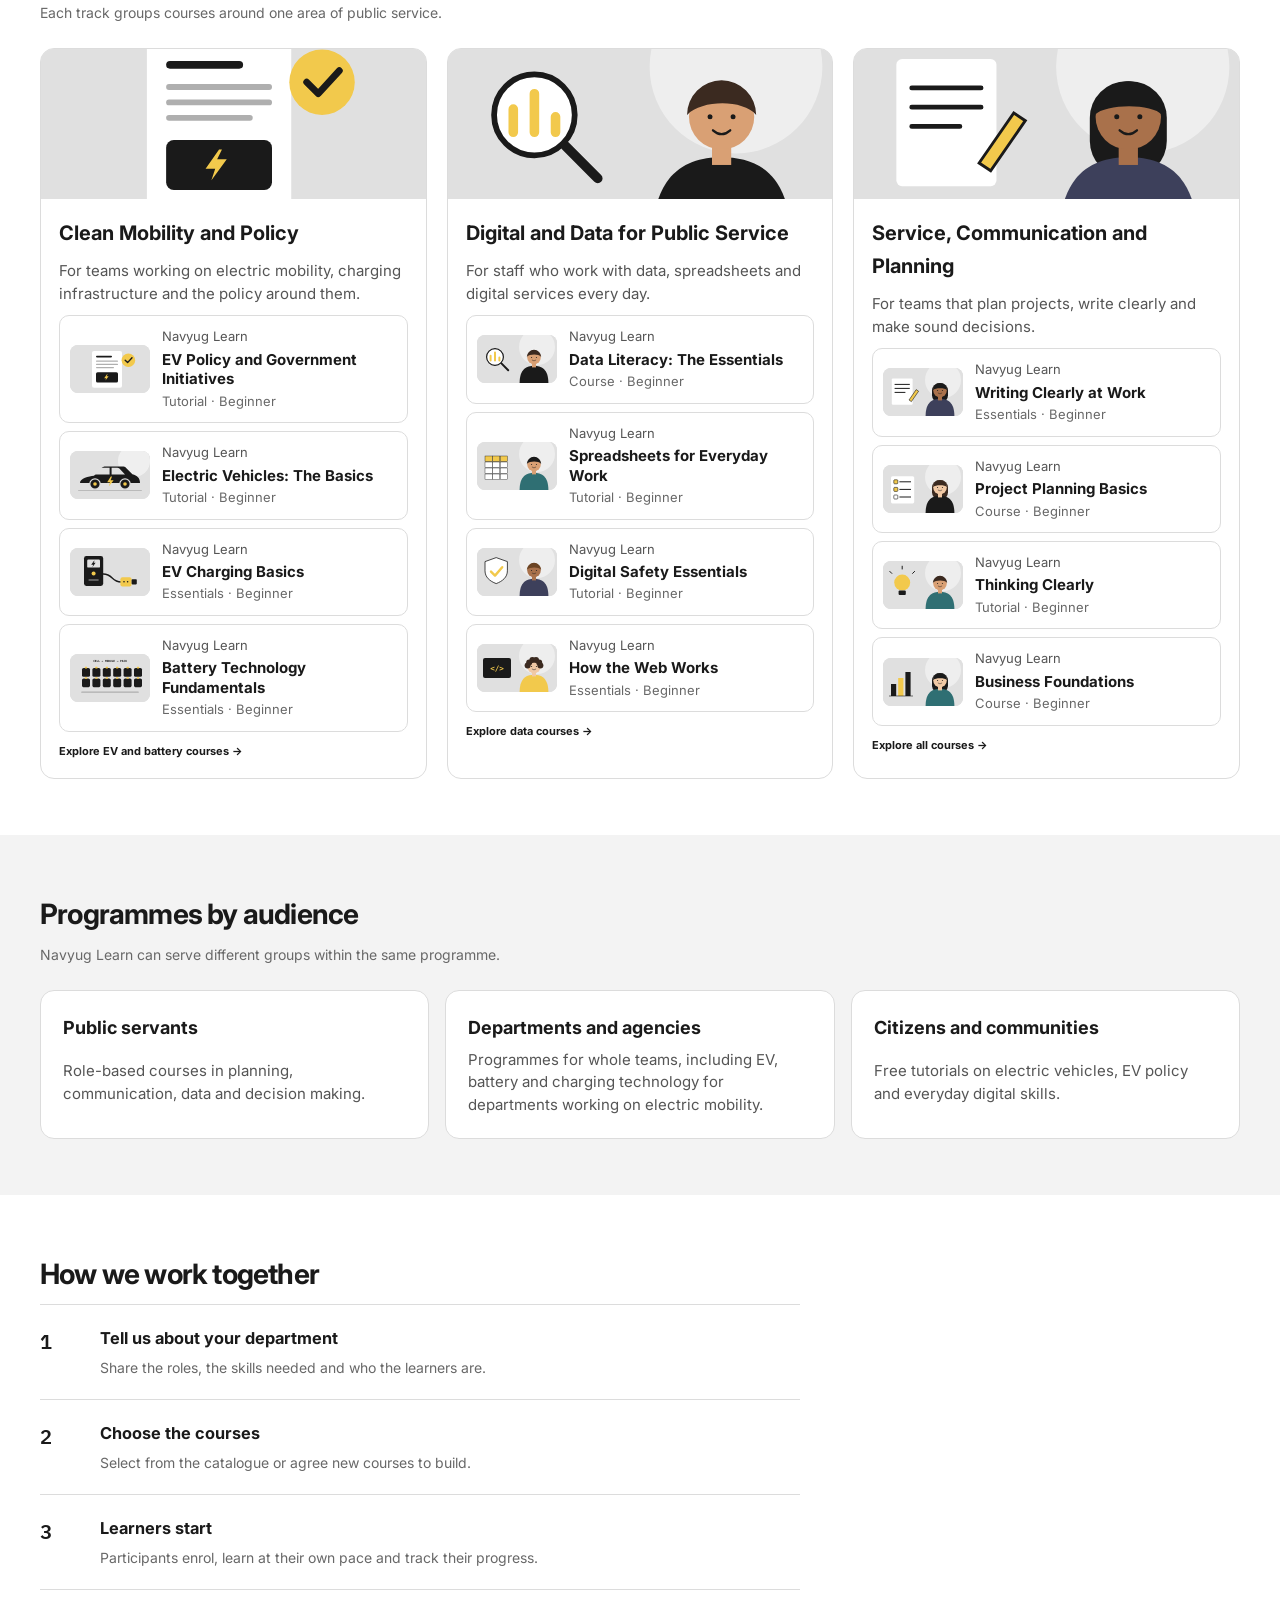
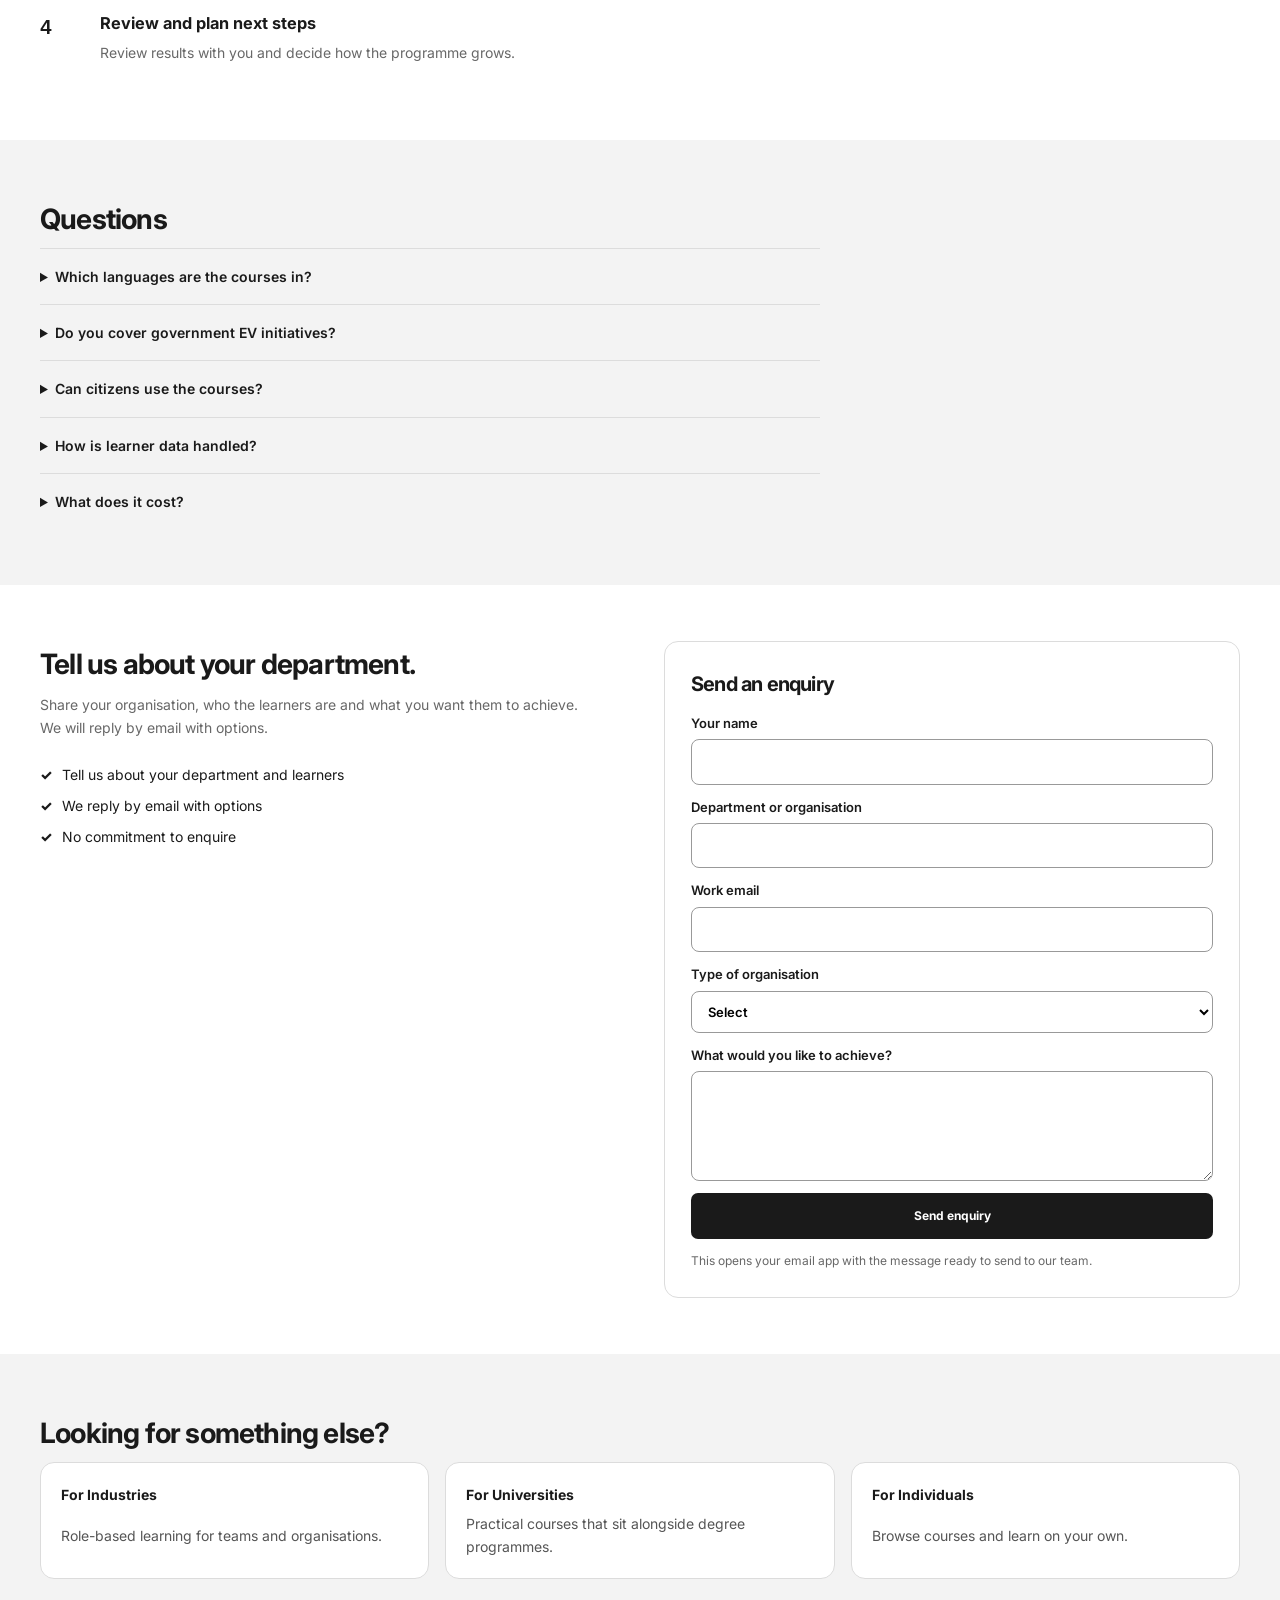
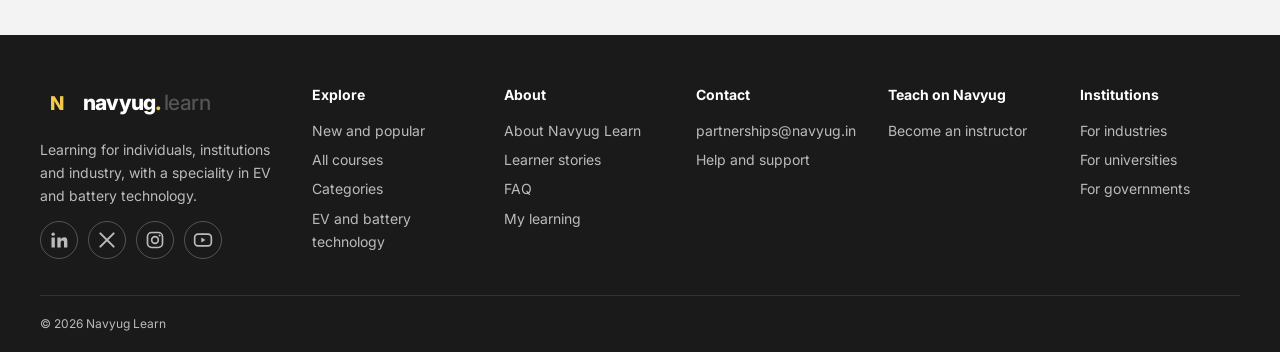
<file: government.html>
<!DOCTYPE html>
<html lang="en" data-aud="government"><head><meta charset="UTF-8"><script>addEventListener("error",function(e){var t=e.target;if(!t||!/^(LINK|SCRIPT|IMG)$/.test(t.tagName||""))return;var u=t.getAttribute("href")||t.getAttribute("src")||"";if(!u||/^(https?:)?\/\//.test(u)||/^data:/.test(u))return;(window.__m=window.__m||[]).push(u);clearTimeout(window.__t);window.__t=setTimeout(function(){if(document.getElementById("missingBanner"))return;var b=document.createElement("div");b.id="missingBanner";b.setAttribute("role","alert");b.style.cssText="position:fixed;left:0;right:0;bottom:0;z-index:99999;background:#B00020;color:#fff;padding:14px 20px;font:15px/1.5 system-ui,sans-serif";b.innerHTML="<b>Some project files are missing.</b> Keep the folders exactly as shipped (css/, js/, assets/). Missing: "+Array.from(new Set(window.__m)).slice(0,5).join(", ")+". Open <a style='color:#fff' href='check.html'>check.html</a> for the full list.";(document.body||document.documentElement).appendChild(b)},400)},true)</script><link rel="icon" href="assets/favicon.svg" type="image/svg+xml"><meta name="theme-color" content="#1A1A1A"><meta name="viewport" content="width=device-width, initial-scale=1.0">
<meta name="description" content="Skills programmes for public servants and citizens from Navyug Learn."><title>Navyug Learn for Governments</title>
<link href="https://fonts.googleapis.com/css2?family=IBM+Plex+Mono:wght@400;500;600&family=Inter:wght@400;500;600;700;800&display=swap" rel="stylesheet">
<link rel="stylesheet" href="css/base.css"><link rel="stylesheet" href="css/components.css"><link rel="stylesheet" href="css/site.css">
<script src="js/data/courses.js"></script><script src="js/data/images.js"></script><script src="js/data/home.js"></script><script src="js/data/audiences.js"></script><script src="js/data/lessons.js" defer></script><script src="js/catalogue.js" defer></script><script src="js/audience.js" defer></script><script src="js/pages.js" defer></script><script src="js/photos.js" defer></script></head>
<body><script src="js/store.js"></script><script src="js/auth.js"></script><script src="js/chrome.js"></script>
<main id="main"></main>
<dialog class="course-dialog" id="courseDialog"><div id="dialogContent"></div></dialog>
</body></html>
</file>
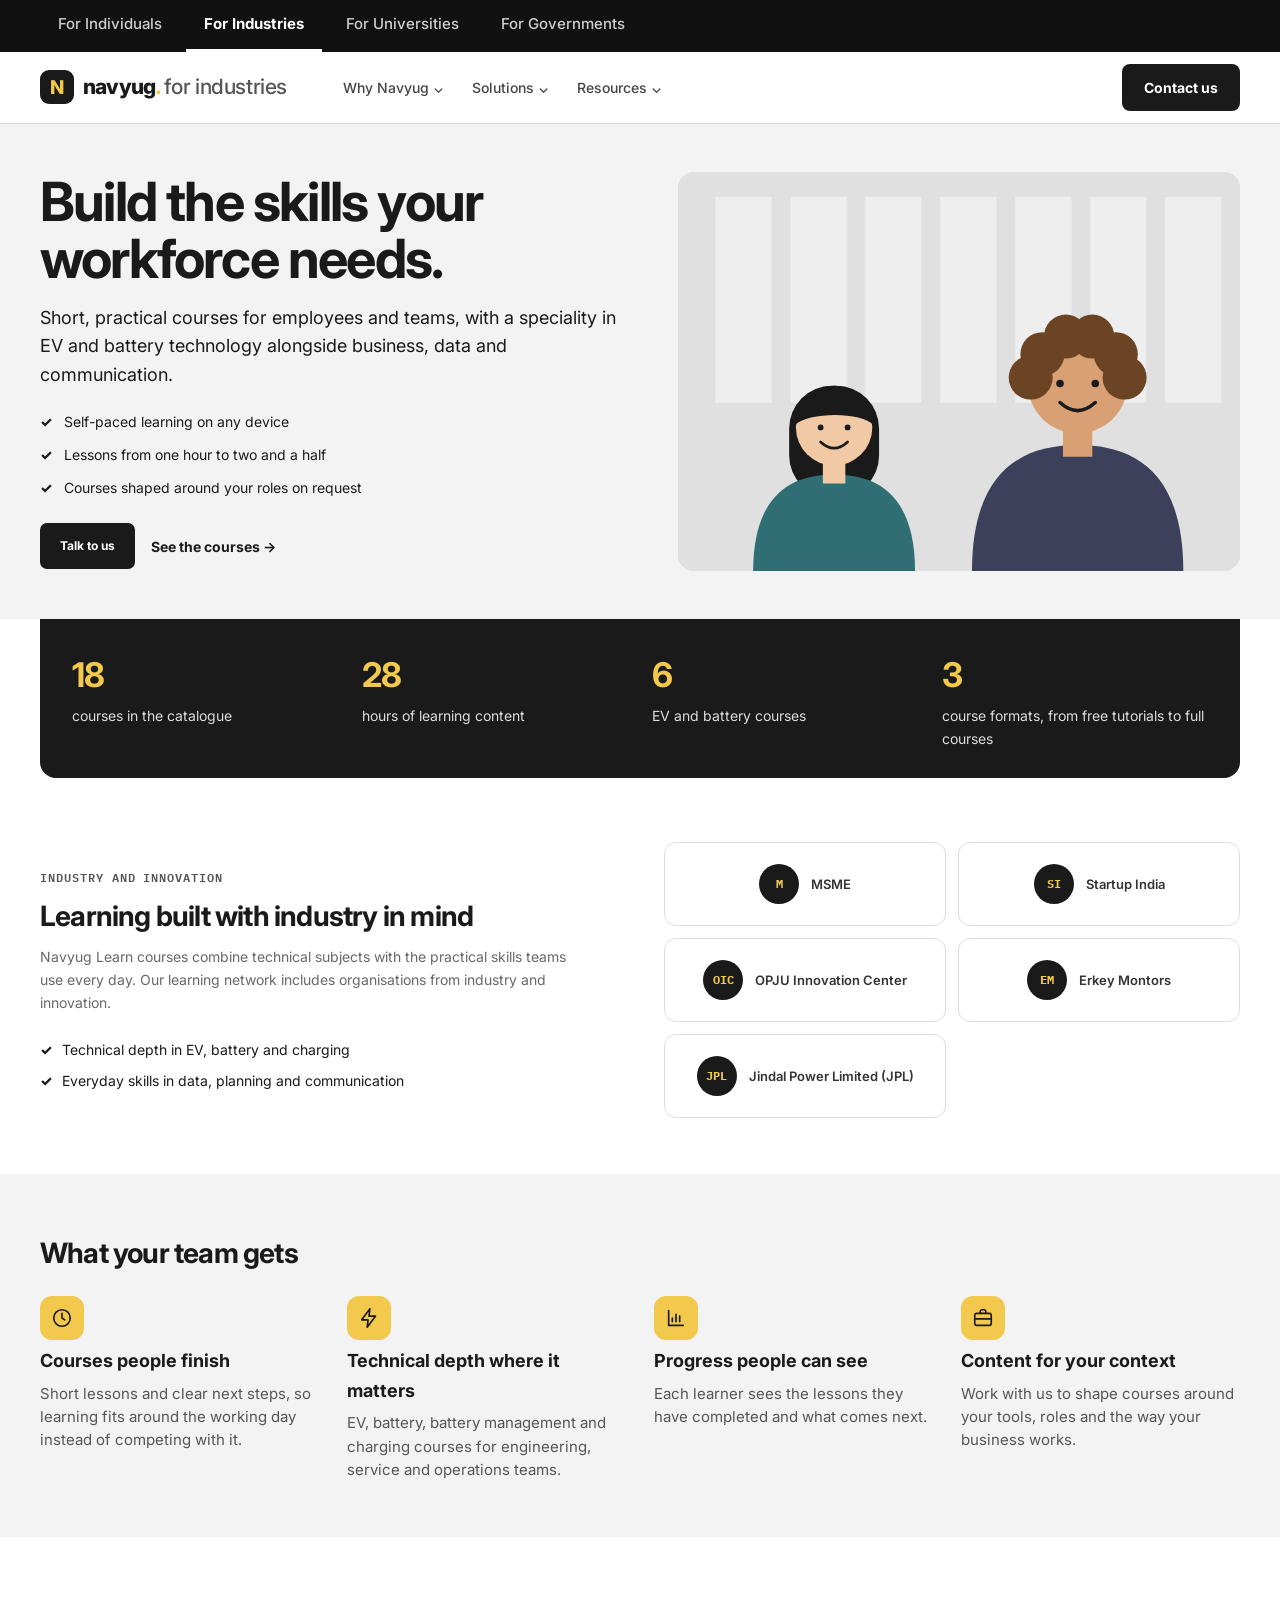
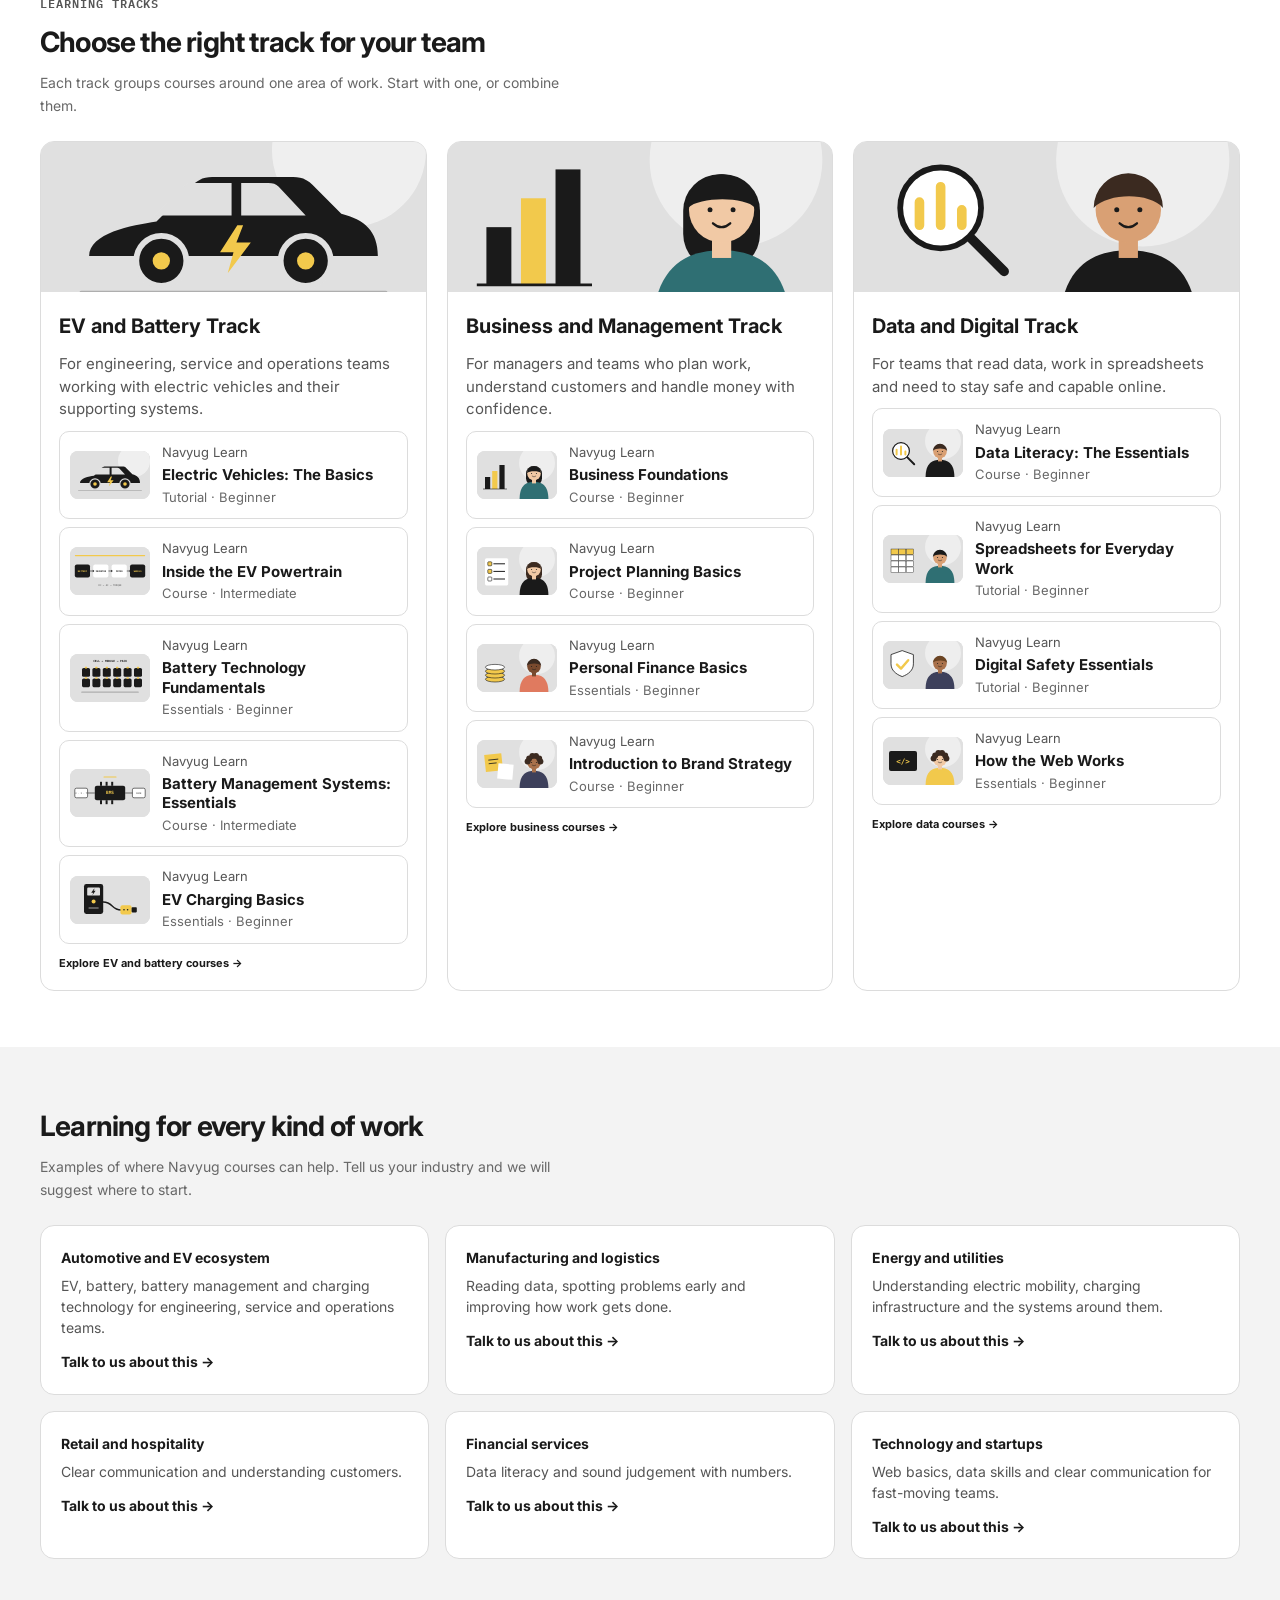
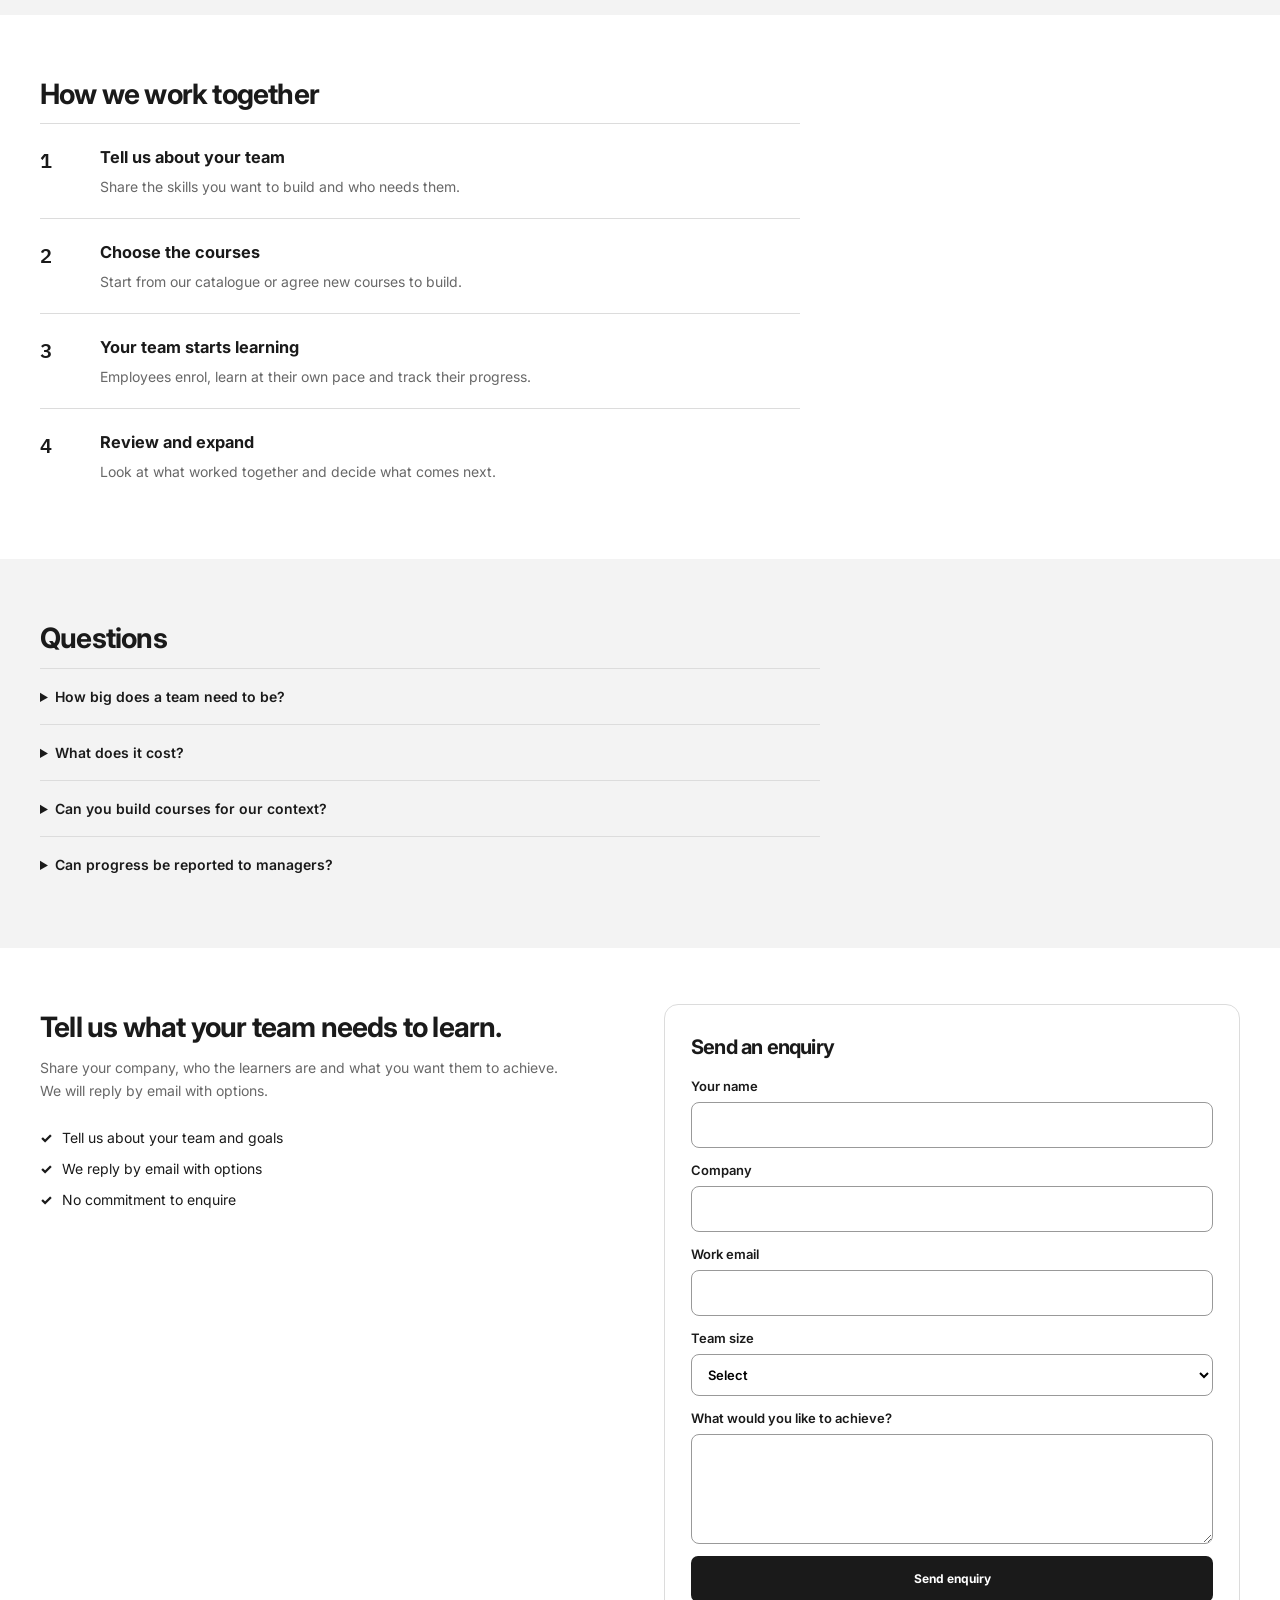
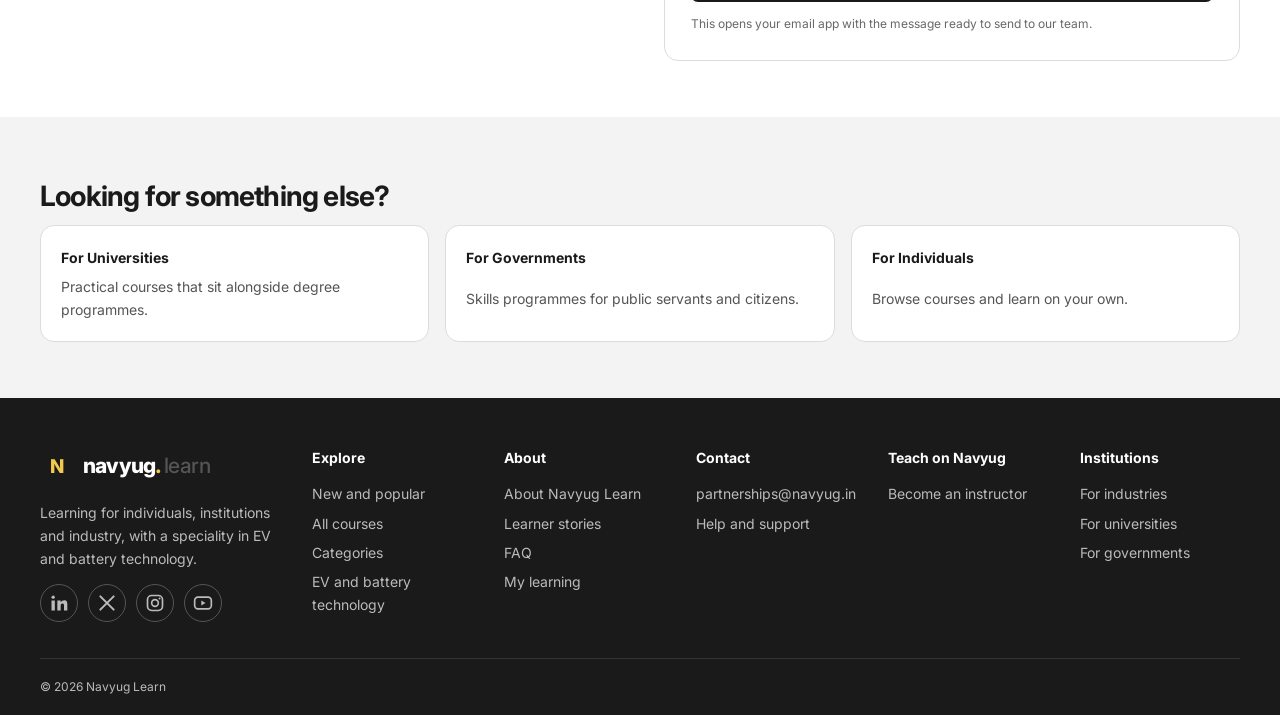
<file: industries.html>
<!DOCTYPE html>
<html lang="en" data-aud="industries"><head><meta charset="UTF-8"><script>addEventListener("error",function(e){var t=e.target;if(!t||!/^(LINK|SCRIPT|IMG)$/.test(t.tagName||""))return;var u=t.getAttribute("href")||t.getAttribute("src")||"";if(!u||/^(https?:)?\/\//.test(u)||/^data:/.test(u))return;(window.__m=window.__m||[]).push(u);clearTimeout(window.__t);window.__t=setTimeout(function(){if(document.getElementById("missingBanner"))return;var b=document.createElement("div");b.id="missingBanner";b.setAttribute("role","alert");b.style.cssText="position:fixed;left:0;right:0;bottom:0;z-index:99999;background:#B00020;color:#fff;padding:14px 20px;font:15px/1.5 system-ui,sans-serif";b.innerHTML="<b>Some project files are missing.</b> Keep the folders exactly as shipped (css/, js/, assets/). Missing: "+Array.from(new Set(window.__m)).slice(0,5).join(", ")+". Open <a style='color:#fff' href='check.html'>check.html</a> for the full list.";(document.body||document.documentElement).appendChild(b)},400)},true)</script><link rel="icon" href="assets/favicon.svg" type="image/svg+xml"><meta name="theme-color" content="#1A1A1A"><meta name="viewport" content="width=device-width, initial-scale=1.0">
<meta name="description" content="Short, practical courses that help employees and teams build skills at work."><title>Navyug Learn for Businesses</title>
<link href="https://fonts.googleapis.com/css2?family=IBM+Plex+Mono:wght@400;500;600&family=Inter:wght@400;500;600;700;800&display=swap" rel="stylesheet">
<link rel="stylesheet" href="css/base.css"><link rel="stylesheet" href="css/components.css"><link rel="stylesheet" href="css/site.css">
<script src="js/data/courses.js"></script><script src="js/data/images.js"></script><script src="js/data/home.js"></script><script src="js/data/audiences.js"></script><script src="js/data/lessons.js" defer></script><script src="js/catalogue.js" defer></script><script src="js/audience.js" defer></script><script src="js/pages.js" defer></script><script src="js/photos.js" defer></script></head>
<body><script src="js/store.js"></script><script src="js/auth.js"></script><script src="js/chrome.js"></script>
<main id="main"></main>
<dialog class="course-dialog" id="courseDialog"><div id="dialogContent"></div></dialog>
</body></html>
</file>
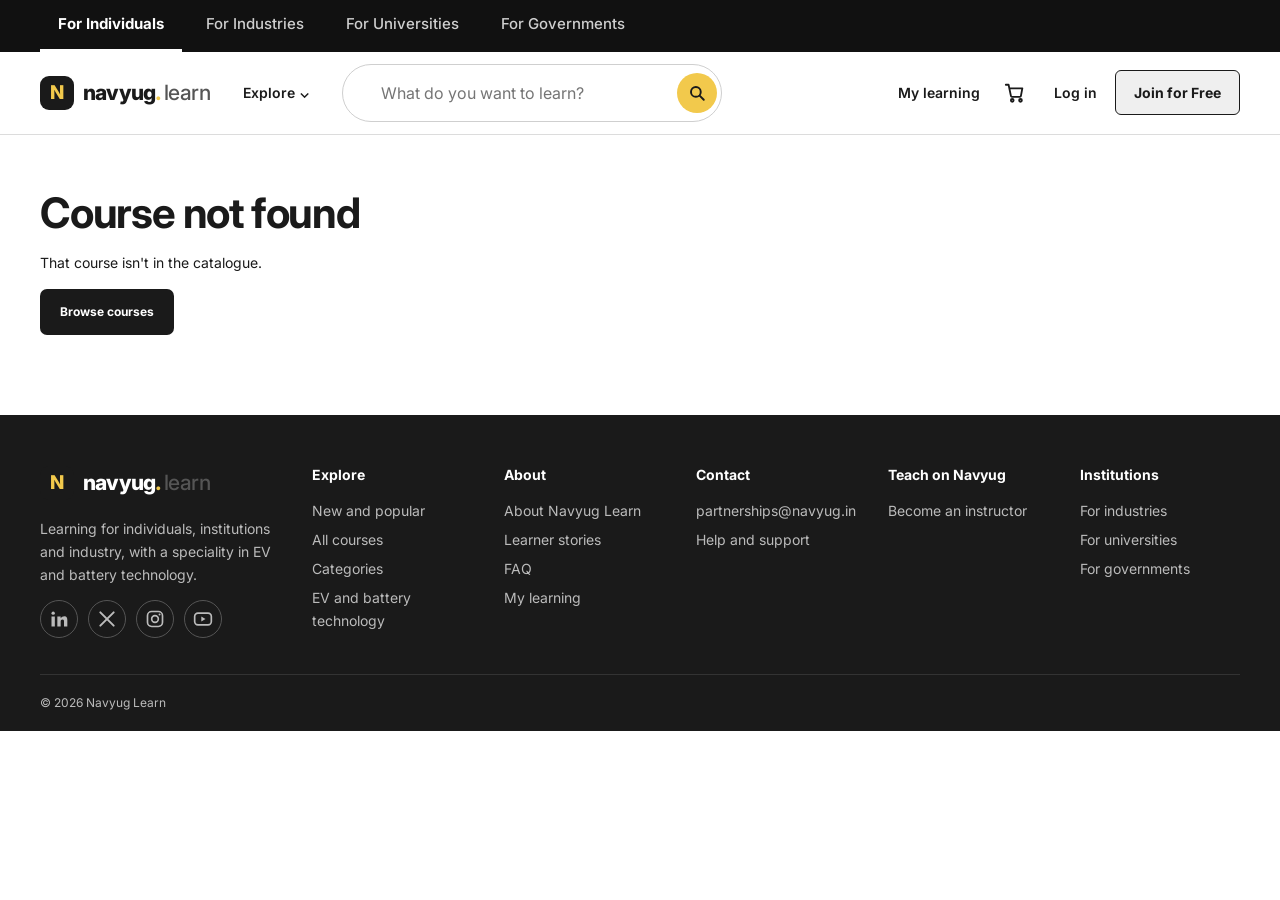
<file: learn.html>
<!DOCTYPE html>
<html lang="en"><head><meta charset="UTF-8"><script>addEventListener("error",function(e){var t=e.target;if(!t||!/^(LINK|SCRIPT|IMG)$/.test(t.tagName||""))return;var u=t.getAttribute("href")||t.getAttribute("src")||"";if(!u||/^(https?:)?\/\//.test(u)||/^data:/.test(u))return;(window.__m=window.__m||[]).push(u);clearTimeout(window.__t);window.__t=setTimeout(function(){if(document.getElementById("missingBanner"))return;var b=document.createElement("div");b.id="missingBanner";b.setAttribute("role","alert");b.style.cssText="position:fixed;left:0;right:0;bottom:0;z-index:99999;background:#B00020;color:#fff;padding:14px 20px;font:15px/1.5 system-ui,sans-serif";b.innerHTML="<b>Some project files are missing.</b> Keep the folders exactly as shipped (css/, js/, assets/). Missing: "+Array.from(new Set(window.__m)).slice(0,5).join(", ")+". Open <a style='color:#fff' href='check.html'>check.html</a> for the full list.";(document.body||document.documentElement).appendChild(b)},400)},true)</script><link rel="icon" href="assets/favicon.svg" type="image/svg+xml"><meta name="theme-color" content="#1A1A1A"><meta name="viewport" content="width=device-width, initial-scale=1.0">
<meta name="description" content="Navyug Learn courses."><title>Lesson — Navyug Learn</title>
<link href="https://fonts.googleapis.com/css2?family=IBM+Plex+Mono:wght@400;500;600&family=Inter:wght@400;500;600;700;800&display=swap" rel="stylesheet">
<link rel="stylesheet" href="css/base.css"><link rel="stylesheet" href="css/components.css"><link rel="stylesheet" href="css/site.css">
<script src="js/data/courses.js"></script><script src="js/data/images.js"></script><script src="js/data/lessons.js" defer></script><script src="js/catalogue.js" defer></script><script src="js/pages.js" defer></script><script src="js/photos.js" defer></script></head>
<body><script src="js/store.js"></script><script src="js/auth.js"></script><script src="js/chrome.js"></script>
<main id="main">
<div id="platformRoot" data-page="learn"></div></main>
<dialog class="course-dialog" id="courseDialog"><div id="dialogContent"></div></dialog>
</body></html>
</file>
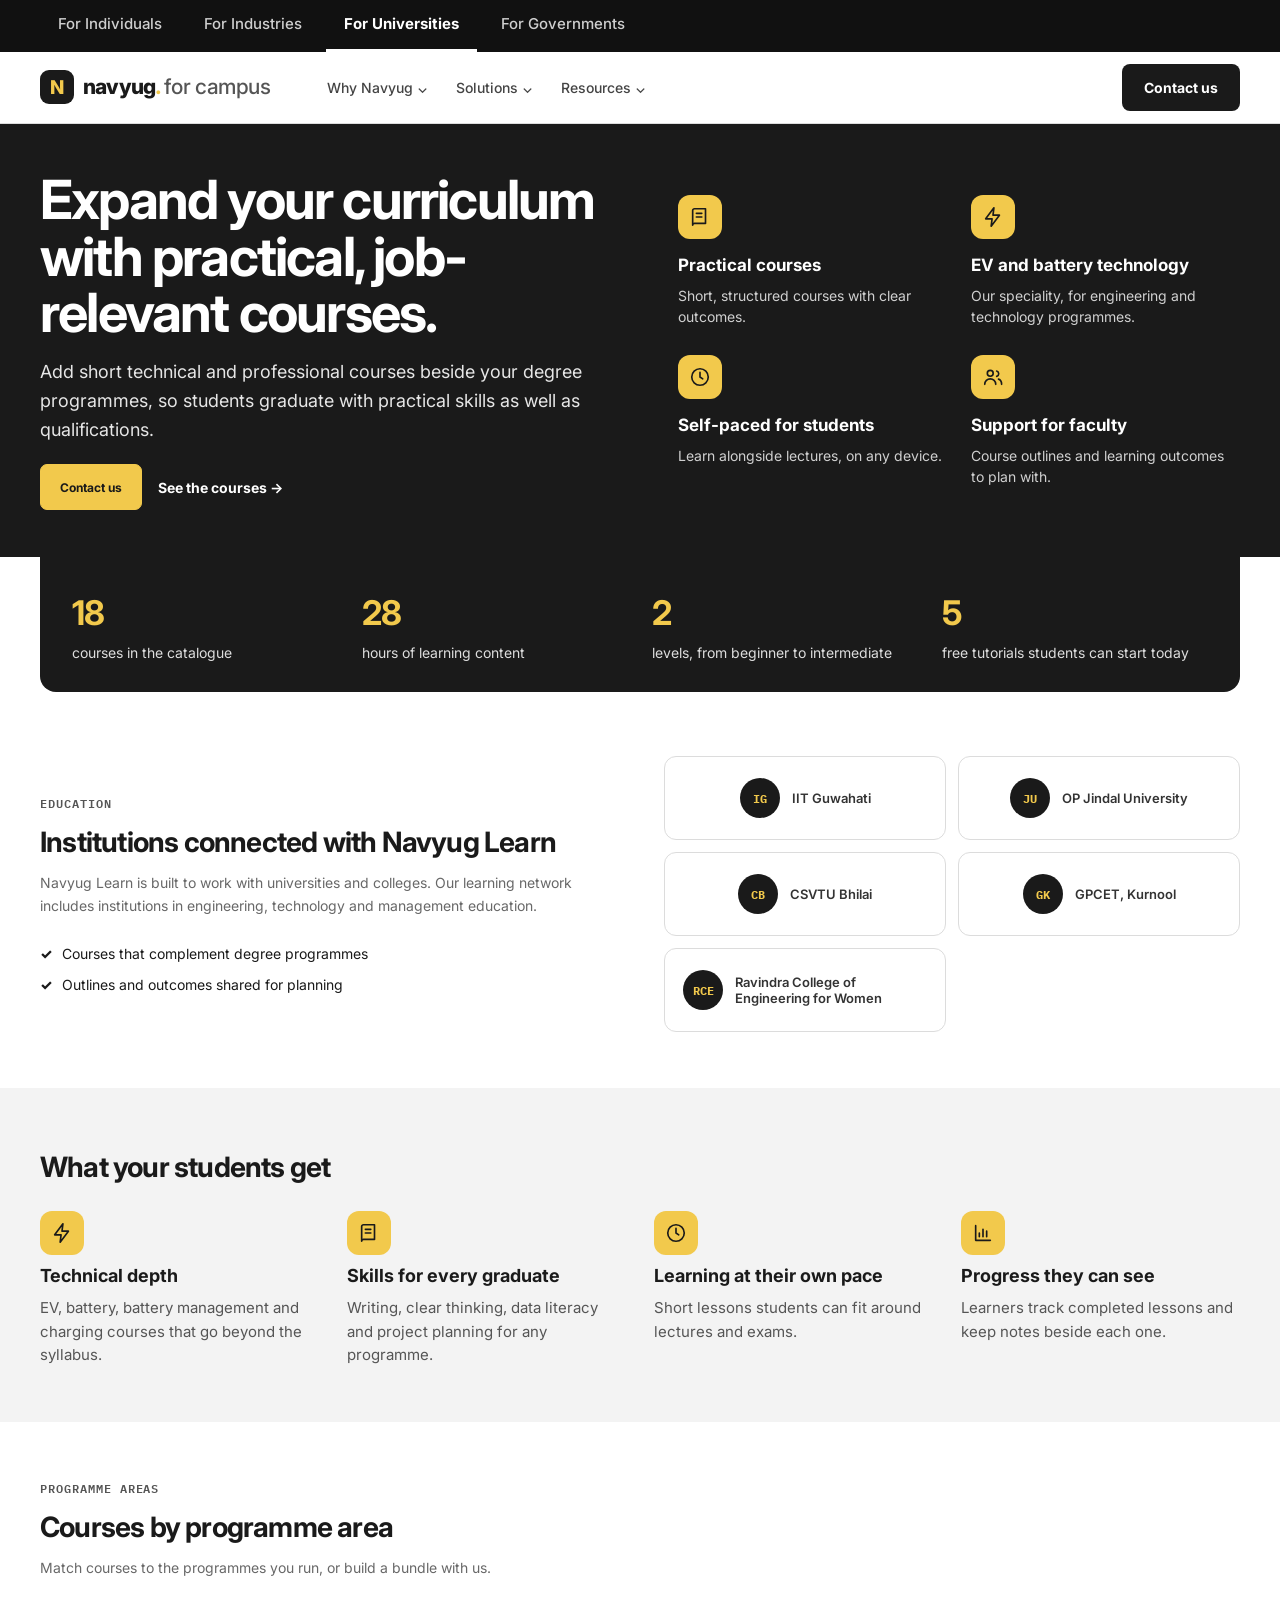
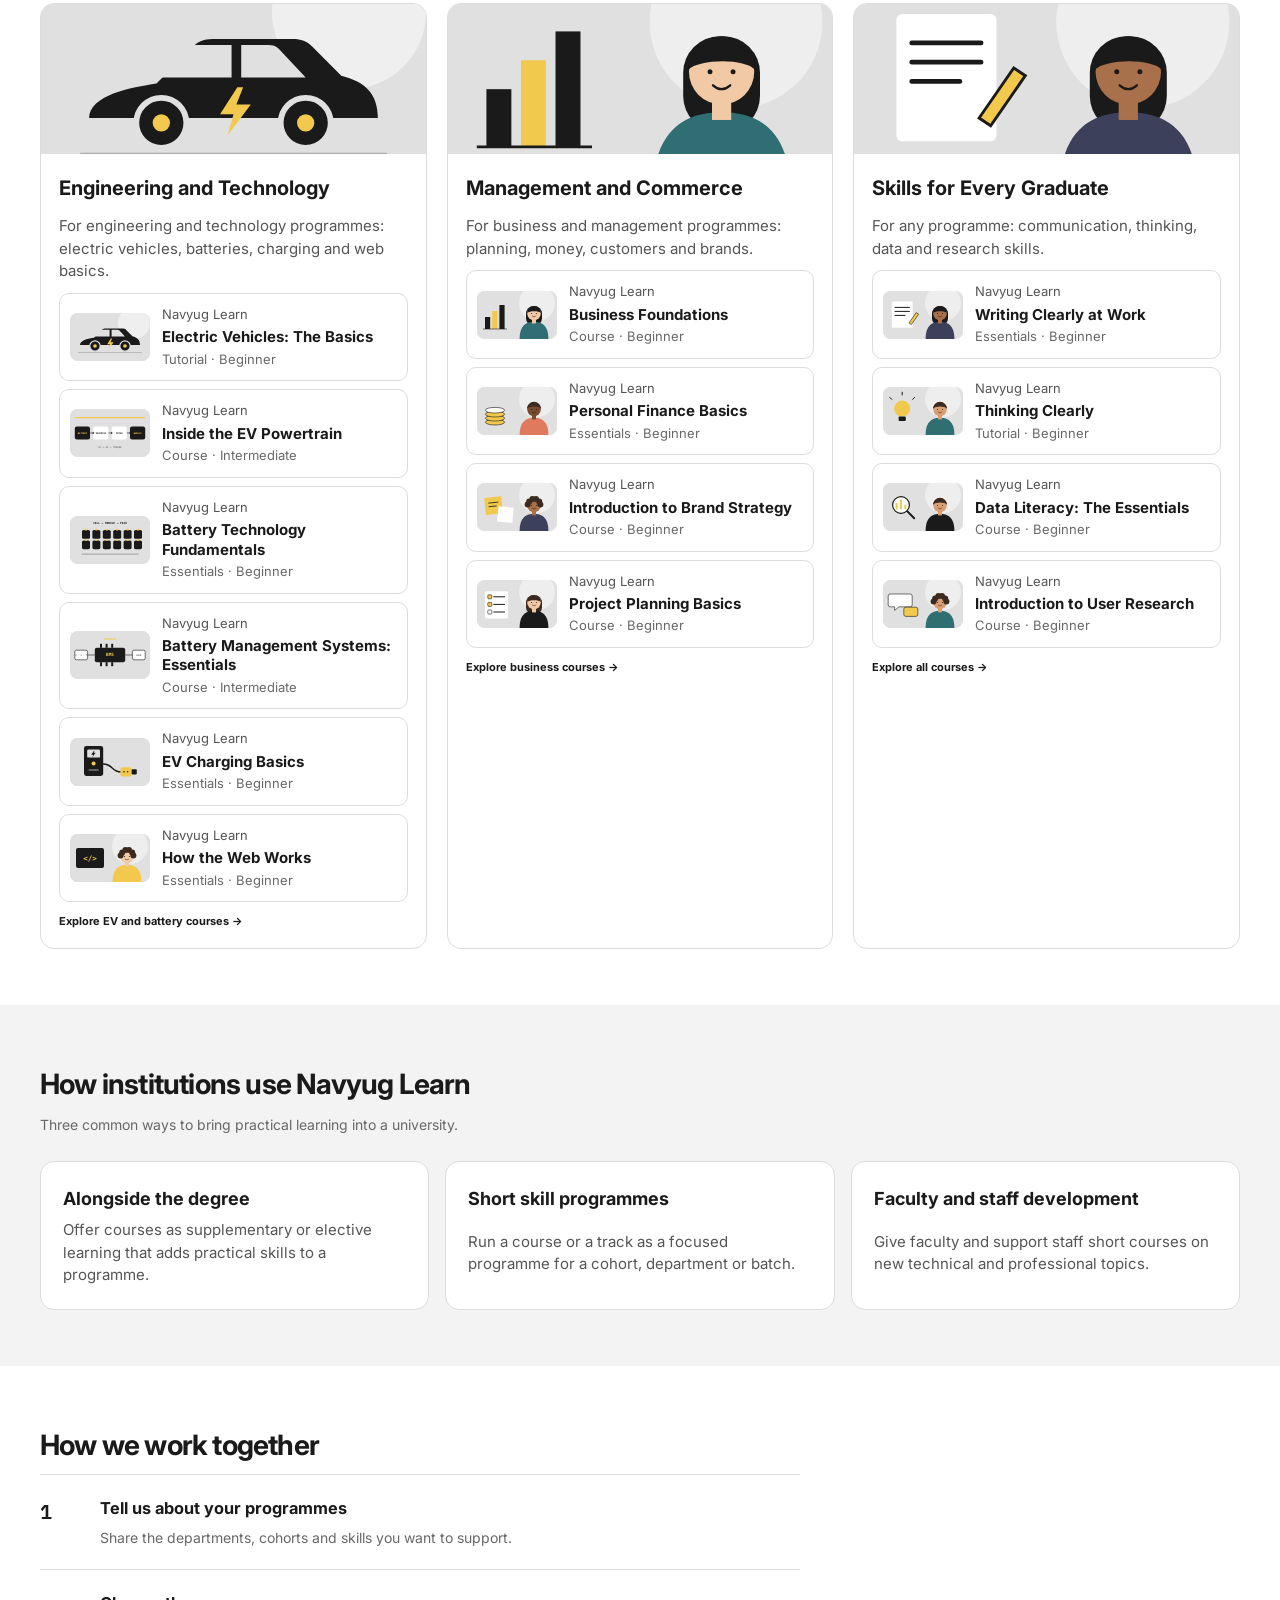
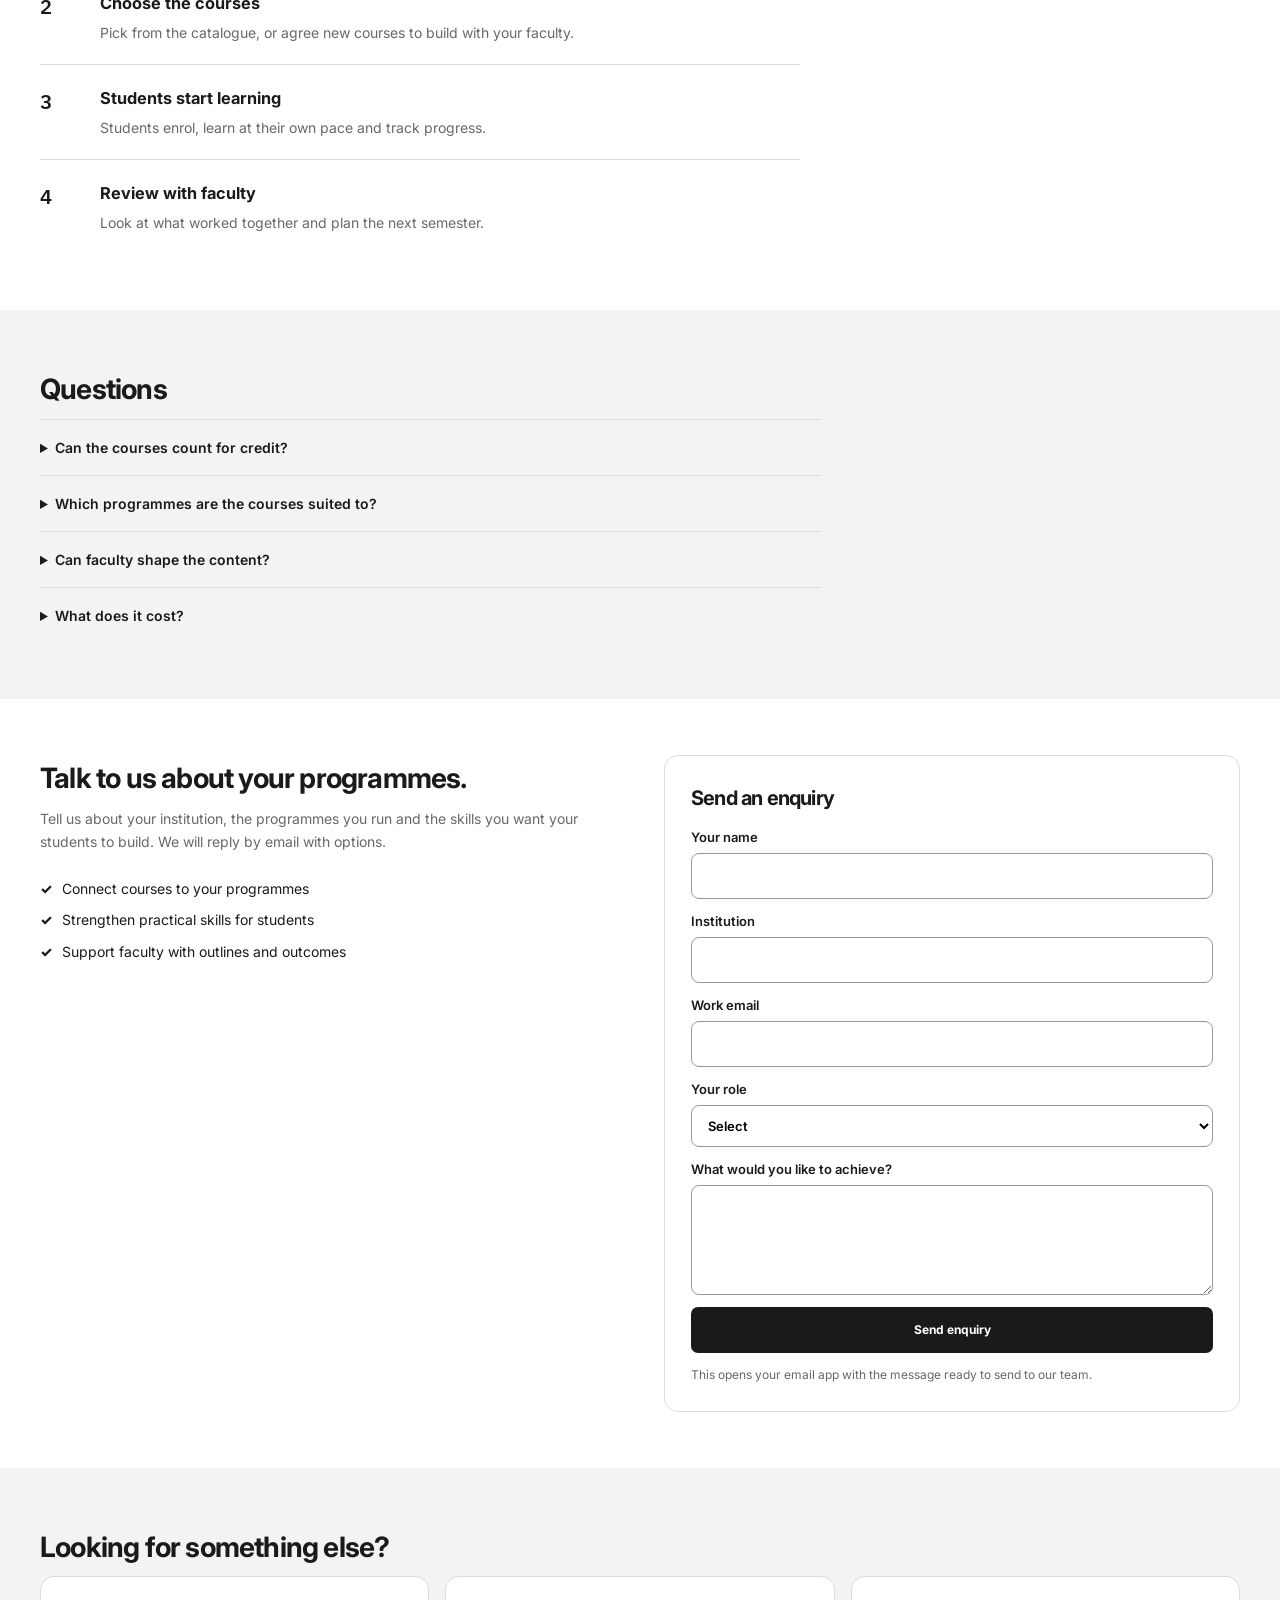
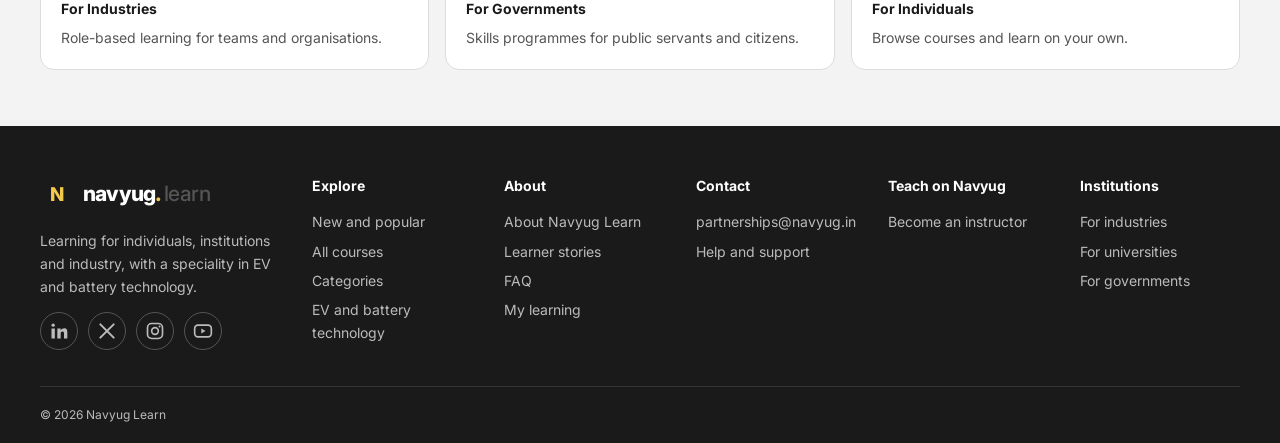
<file: universities.html>
<!DOCTYPE html>
<html lang="en" data-aud="campus"><head><meta charset="UTF-8"><script>addEventListener("error",function(e){var t=e.target;if(!t||!/^(LINK|SCRIPT|IMG)$/.test(t.tagName||""))return;var u=t.getAttribute("href")||t.getAttribute("src")||"";if(!u||/^(https?:)?\/\//.test(u)||/^data:/.test(u))return;(window.__m=window.__m||[]).push(u);clearTimeout(window.__t);window.__t=setTimeout(function(){if(document.getElementById("missingBanner"))return;var b=document.createElement("div");b.id="missingBanner";b.setAttribute("role","alert");b.style.cssText="position:fixed;left:0;right:0;bottom:0;z-index:99999;background:#B00020;color:#fff;padding:14px 20px;font:15px/1.5 system-ui,sans-serif";b.innerHTML="<b>Some project files are missing.</b> Keep the folders exactly as shipped (css/, js/, assets/). Missing: "+Array.from(new Set(window.__m)).slice(0,5).join(", ")+". Open <a style='color:#fff' href='check.html'>check.html</a> for the full list.";(document.body||document.documentElement).appendChild(b)},400)},true)</script><link rel="icon" href="assets/favicon.svg" type="image/svg+xml"><meta name="theme-color" content="#1A1A1A"><meta name="viewport" content="width=device-width, initial-scale=1.0">
<meta name="description" content="Practical Navyug courses that sit alongside degree programmes."><title>Navyug Learn for Universities</title>
<link href="https://fonts.googleapis.com/css2?family=IBM+Plex+Mono:wght@400;500;600&family=Inter:wght@400;500;600;700;800&display=swap" rel="stylesheet">
<link rel="stylesheet" href="css/base.css"><link rel="stylesheet" href="css/components.css"><link rel="stylesheet" href="css/site.css">
<script src="js/data/courses.js"></script><script src="js/data/images.js"></script><script src="js/data/home.js"></script><script src="js/data/audiences.js"></script><script src="js/data/lessons.js" defer></script><script src="js/catalogue.js" defer></script><script src="js/audience.js" defer></script><script src="js/pages.js" defer></script><script src="js/photos.js" defer></script></head>
<body><script src="js/store.js"></script><script src="js/auth.js"></script><script src="js/chrome.js"></script>
<main id="main"></main>
<dialog class="course-dialog" id="courseDialog"><div id="dialogContent"></div></dialog>
</body></html>
</file>
<file: css/base.css>
:root {
  --alabaster: #E0E0E0;
  --paper: #FFFFFF;
  --carbon: #1A1A1A;
  --sun: #F2C94C;
  --muted: #686868;
  --line: #DCDCDC;
  --surface: color-mix(in srgb, #E0E0E0 38%, #FFFFFF);
  --radius: 14px;
  --container: 1200px;
  --shadow: 0 12px 36px rgba(26, 26, 26, .07);
}

* { box-sizing: border-box; }

html {
  scroll-behavior: smooth;
  scroll-padding-top: 110px;
}

body {
  margin: 0;
  color: var(--carbon);
  background: var(--paper);
  font-family: "Inter", sans-serif;
  font-size: 14px;
  line-height: 1.65;
  -webkit-font-smoothing: antialiased;
}

body.dialog-open { overflow: hidden; }

button, input, select, textarea { font: inherit; }
button, a, select { -webkit-tap-highlight-color: transparent; }
button { color: inherit; }
a { color: inherit; text-decoration: none; }
button:focus-visible, a:focus-visible, input:focus-visible,
select:focus-visible, textarea:focus-visible {
  outline: 3px solid #8A6900;
  outline-offset: 3px;
}
img { display: block; max-width: 100%; }
[hidden] { display: none !important; }

.container {
  width: min(var(--container), calc(100% - 48px));
  margin-inline: auto;
}

.visually-hidden {
  position: absolute;
  width: 1px;
  height: 1px;
  padding: 0;
  margin: -1px;
  overflow: hidden;
  clip: rect(0, 0, 0, 0);
  white-space: nowrap;
  border: 0;
}

.brand {
  display: inline-flex;
  align-items: center;
  gap: 9px;
  flex-shrink: 0;
  font-size: 23px;
  font-weight: 800;
  letter-spacing: -1.2px;
}

.brand-mark {
  display: grid;
  width: 34px;
  height: 34px;
  place-items: center;
  border-radius: 9px;
  background: var(--carbon);
  color: var(--sun);
  font-size: 19px;
  font-weight: 800;
}

/* Audience bar and main navigation */

.button {
  display: inline-flex;
  min-height: 46px;
  align-items: center;
  justify-content: center;
  gap: 10px;
  padding: 0 19px;
  border: 1px solid transparent;
  border-radius: 7px;
  cursor: pointer;
  font-size: 12px;
  font-weight: 700;
  line-height: 1.3;
  transition: transform .16s ease, background .16s ease;
}

.button:hover { transform: translateY(-1px); }
.button-dark { background: var(--carbon); color: white; }
.button-dark:hover { background: #383838; }
.button-outline { background: white; border-color: #BEBEBE; color: var(--carbon); }
.button-small { min-height: 40px; padding-inline: 15px; }

.menu-toggle {
  display: none;
  width: 42px;
  height: 42px;
  padding: 9px;
  border: 1px solid var(--line);
  border-radius: 8px;
  background: white;
  cursor: pointer;
}
.menu-toggle span {
  display: block;
  height: 2px;
  margin: 5px 0;
  background: var(--carbon);
}

/* Homepage hero */

.hero {
  overflow: hidden;
  padding: 72px 0 68px;
  background:
    radial-gradient(ellipse at 0% 0%, rgba(224, 224, 224, .65), transparent 42%),
    var(--surface);
}

 .catalog-search input {
  width: 100%;
  min-width: 0;
  border: 0;
  outline: 0;
  background: transparent;
  color: var(--carbon);
  font-size: 12px;
}

 .catalog-search input:focus-visible { outline: none; }
 .catalog-search:focus-within {
  outline: 2px solid #8A6900;
  outline-offset: 2px;
}

/* Abstract learning illustration */

/* Principle strip */

/* Shared sections */

.section { padding: 88px 0; }

/* Course search and catalogue */
.catalog-toolbar {
  display: flex;
  align-items: center;
  gap: 12px;
  margin: 28px 0 16px;
}
.catalog-search {
  display: flex;
  min-height: 48px;
  flex: 1;
  align-items: center;
  gap: 10px;
  padding: 0 14px;
  border: 1px solid #D7D7D7;
  border-radius: 7px;
  background: white;
}
.catalog-search > span:first-child { color: #666; font-size: 22px; }
.sort-control select {
  min-height: 48px;
  padding: 0 34px 0 12px;
  border: 1px solid #D7D7D7;
  border-radius: 7px;
  background: white;
  color: var(--carbon);
  font-size: 11px;
}
.category-list {
  display: flex;
  flex-wrap: wrap;
  gap: 8px;
  margin-bottom: 25px;
}
.category-chip {
  min-height: 36px;
  padding: 0 15px;
  border: 1px solid #D4D4D4;
  border-radius: 30px;
  background: white;
  cursor: pointer;
  font-size: 11px;
  transition: background .15s ease, border .15s ease;
}
.category-chip:hover { border-color: #777; }
.category-chip.active { border-color: var(--carbon); background: var(--carbon); color: white; }

.course-grid {
  display: grid;
  grid-template-columns: repeat(3, minmax(0, 1fr));
  gap: 22px;
}
.course-card {
  min-width: 0;
  overflow: hidden;
  border: 1px solid #DEDEDE;
  border-radius: 10px;
  background: white;
  transition: transform .18s ease, box-shadow .18s ease;
}
.course-card:hover { transform: translateY(-3px); box-shadow: var(--shadow); }
.course-card-body { padding: 18px; }
.course-category {
  margin: 0 0 7px;
  color: #795D00;
  font: 9px "IBM Plex Mono", monospace;
  letter-spacing: .06em;
  text-transform: uppercase;
}
.course-card h3 {
  margin: 0 0 9px;
  font-size: 17px;
  line-height: 1.35;
  letter-spacing: -.45px;
}
.course-description {
  min-height: 62px;
  margin: 0;
  color: #696969;
  font-size: 11px;
  line-height: 1.7;
}
.course-meta {
  display: flex;
  flex-wrap: wrap;
  gap: 7px 14px;
  margin-top: 16px;
  color: #626262;
  font-size: 10px;
}
.course-meta span + span { position: relative; }
.course-meta span + span::before {
  position: absolute;
  top: 50%;
  left: -9px;
  width: 3px;
  height: 3px;
  border-radius: 50%;
  background: #A0A0A0;
  content: "";
}
.course-card-actions {
  display: flex;
  align-items: center;
  justify-content: space-between;
  gap: 10px;
  margin-top: 18px;
  padding-top: 14px;
  border-top: 1px solid #ECECEC;
}
.course-open {
  padding: 0;
  border: 0;
  background: transparent;
  cursor: pointer;
  font-size: 11px;
  font-weight: 700;
}
.course-open span { margin-left: 5px; }
.course-open:hover { text-decoration: underline; text-underline-offset: 3px; }
.course-tag {
  padding: 3px 6px;
  border: 1px solid #E0E0E0;
  border-radius: 3px;
  color: #737373;
  font: 8px "IBM Plex Mono", monospace;
}
.empty-state {
  padding: 30px;
  border: 1px dashed #CFCFCF;
  border-radius: 8px;
  color: #666;
  text-align: center;
}
.text-link { font-size: 11px; font-weight: 700; }
.text-link span { margin-left: 7px; }

/* Learning paths */

/* How it works */

/* Institution banner */

/* Prototype notice and footer */

/* Course details dialog */

.course-dialog {
  width: min(570px, calc(100% - 28px));
  max-height: min(85vh, 760px);
  overflow-y: auto;
  padding: 23px;
  border: 1px solid #DADADA;
  border-radius: 13px;
  background: white;
  color: var(--carbon);
  box-shadow: 0 25px 90px rgba(0, 0, 0, .25);
}
.course-dialog::backdrop { background: rgba(12, 12, 12, .62); backdrop-filter: blur(3px); }
.dialog-art {
  display: flex;
  min-height: 120px;
  align-items: flex-end;
  margin-top: 15px;
  padding: 20px;
  border-radius: 8px;
  background: var(--art-background);
  color: var(--art-foreground);
  font-size: 27px;
  font-weight: 700;
  line-height: 1.2;
}
.dialog-category { margin: 20px 0 5px; color: #795D00; font: 10px "IBM Plex Mono", monospace; }
.dialog-title { margin: 0; font-size: 27px; line-height: 1.2; letter-spacing: -1px; }
.dialog-description { color: #5F5F5F; font-size: 12px; line-height: 1.8; }
.dialog-section-title { margin: 25px 0 10px; font-size: 14px; }
.outcome-list { display: grid; gap: 9px; padding-left: 20px; font-size: 12px; }
.outcome-list li::marker { color: #987500; }
.dialog-actions { display: flex; flex-wrap: wrap; gap: 10px; margin-top: 20px; }

.toast {
  position: fixed;
  z-index: 50;
  right: 22px;
  bottom: 22px;
  max-width: min(380px, calc(100% - 44px));
  padding: 14px 18px;
  border: 1px solid #444;
  border-radius: 8px;
  background: var(--carbon);
  color: white;
  box-shadow: var(--shadow);
  font-size: 12px;
  opacity: 0;
  transform: translateY(10px);
  pointer-events: none;
  transition: opacity .2s ease, transform .2s ease;
}
.toast.show { opacity: 1; transform: translateY(0); }

/* University page */

/* About page */

/* Responsive layout */

@media (max-width: 1000px) {
  .course-grid { grid-template-columns: repeat(2, minmax(0, 1fr)); }
}

@media (max-width: 760px) {
  html { scroll-padding-top: 85px; }
  .container { width: min(var(--container), calc(100% - 32px)); }
  .brand { font-size: 21px; }
  .menu-toggle { display: block; margin-left: auto; }
  .hero { padding: 51px 0 45px; }
  .section { padding: 60px 0; }
  .catalog-toolbar { align-items: stretch; flex-direction: column; }
  .sort-control select { width: 100%; }
  .category-list { gap: 7px; }
  .category-chip { min-height: 33px; padding-inline: 12px; font-size: 10px; }
  .course-grid { grid-template-columns: 1fr; gap: 15px; }
  .course-description { min-height: auto; }
}

@media (max-width: 430px) {
  .course-dialog { padding: 17px; }
  .dialog-title { font-size: 23px; }
}

@media (prefers-reduced-motion: reduce) {
  *, *::before, *::after {
    scroll-behavior: auto !important;
    transition-duration: .01ms !important;
    animation-duration: .01ms !important;
  }
}

/* ===== Navyug two-level navigation ===== */

/* Responsive navigation */

/* ========================================
   NAVYUG — WIDE AUDIENCE NAVIGATION
   ======================================== */

/* Remove old prototype banner styling if it remains in the CSS */

/* Tablet and mobile */
</file>
<file: css/components.css>
.p-wrap{padding-block:48px 80px}.p-wrap h1{font-size:clamp(28px,4vw,42px);letter-spacing:-1.2px;line-height:1.15;margin:6px 0 14px}
.p-wrap h2,.p-toc h2{font-size:16px;margin:32px 0 10px}.p-lead{font-size:16px;line-height:1.7;max-width:62ch;color:#444}
.p-two{display:grid;grid-template-columns:minmax(0,1fr) 320px;gap:48px;align-items:start}
.p-side{position:sticky;top:120px;display:grid;gap:12px;padding:18px;border:1px solid var(--line);border-radius:var(--radius);background:var(--paper)}
.p-art{min-height:150px;border-radius:10px}.p-note{margin:0;color:var(--muted);font-size:12px}.mono{font:12px "IBM Plex Mono",monospace;color:var(--muted);margin:0}
.p-bar{height:8px;border-radius:99px;background:var(--alabaster);overflow:hidden}.p-bar span{display:block;height:100%;background:var(--sun)}
.p-module{border:1px solid var(--line);border-radius:10px;margin-bottom:8px;padding:12px 16px}.p-module summary{cursor:pointer;font-weight:600}
.p-module ul{list-style:none;margin:10px 0 0;padding:0}.p-module li{display:flex;justify-content:space-between;padding:8px 0;border-top:1px solid var(--line)}
.p-learn{display:grid;grid-template-columns:300px minmax(0,1fr);min-height:70vh}.p-toc{padding:24px;border-right:1px solid var(--line);background:var(--surface)}
.p-toc ul{list-style:none;margin:0;padding:0}.p-toc a{display:flex;gap:10px;padding:6px 0;text-decoration:none;color:inherit}.p-toc a[aria-current]{font-weight:700}
.p-tick{width:18px;height:18px;border:1px solid #999;border-radius:50%;font-size:11px;text-align:center;line-height:16px;flex:none}
.p-lesson{padding:40px max(24px,5vw)}.p-list{display:grid;grid-template-columns:repeat(auto-fill,minmax(300px,1fr));gap:16px}
.p-row{display:grid;grid-template-columns:110px 1fr;gap:14px;padding:12px;border:1px solid var(--line);border-radius:var(--radius);text-decoration:none;color:inherit}
.p-row .p-art{min-height:90px;padding:8px}.p-row h3{margin:0 0 8px;font-size:15px}
@media(max-width:860px){.p-two,.p-learn{grid-template-columns:1fr}.p-side{position:static}.p-toc{border-right:0;border-bottom:1px solid var(--line)}}
.p-strip{display:flex;align-items:center;gap:24px;padding-block:14px}.p-strip-bar{flex:1;display:flex;align-items:center;gap:10px}.p-strip-bar .p-bar{flex:1}#continueStrip{background:var(--surface);border-bottom:1px solid var(--line)}@media(max-width:600px){.p-strip{flex-wrap:wrap}}
/* Header: one left-aligned audience bar over a left-aligned main nav */.menu-toggle{display:none}
/* Catalogue as a swipeable row, expandable to a grid */
#courseGrid{display:grid;grid-auto-flow:column;grid-auto-columns:minmax(260px,300px);grid-template-columns:none;gap:16px;overflow-x:auto;scroll-snap-type:x mandatory;padding-bottom:12px}
#courseGrid>*{scroll-snap-align:start}
/* Institution pages */
.tick-list{padding:0;list-style:none;display:grid;gap:8px}.tick-list li::before{content:"✓";margin-right:10px;font-weight:700}
/* Human, image-led styling */
.course-img{display:block;width:100%;aspect-ratio:5/3;object-fit:cover;border-radius:10px 10px 0 0}
.p-side .course-img,.p-row .course-img{border-radius:10px}.p-row .course-img{aspect-ratio:1;height:90px;width:90px;object-fit:cover}
.path-img{width:100%;aspect-ratio:5/3;object-fit:cover;border-radius:12px;margin-bottom:14px;display:block}
.h-split-grid{display:grid;grid-template-columns:1.1fr 1fr;gap:56px;align-items:center}.h-split-grid img{width:100%;border-radius:28px}
@media(max-width:860px){.h-split-grid{grid-template-columns:1fr}}
.h-topics .x-tiles{display:grid;grid-template-columns:repeat(auto-fill,minmax(220px,1fr));gap:16px;margin-top:16px}
.h-topics .x-tiles a{display:flex;flex-direction:column;justify-content:flex-end;min-height:120px;padding:18px;border-radius:16px;background:#fff;color:#1A1A1A;text-decoration:none;font-weight:700;font-size:18px;border:1px solid var(--line)}
.h-topics .x-tiles small{font-weight:400;font-size:13px;margin-top:4px}
@media(max-width:860px){.h-topics .x-tiles{grid-template-columns:1fr 1fr}}

/* Course, learning and dashboard pages */
.cp-hero{background:var(--surface);padding:40px 0 48px}.cp-hero-grid{display:grid;grid-template-columns:1.2fr 1fr;gap:48px;align-items:center}
.cp-hero h1{font-size:clamp(30px,4.2vw,50px);letter-spacing:-1.6px;line-height:1.08;margin:12px 0 14px}.cp-cover{width:100%;border-radius:20px;aspect-ratio:5/3;object-fit:cover}
.crumbs{font-size:14px;display:flex;gap:8px;flex-wrap:wrap;color:#555}.crumbs a{color:inherit}.cp-actions{display:flex;gap:12px;flex-wrap:wrap;margin:22px 0 10px}.cp-sub{margin:0;font-size:14px;color:#555}
.cp-facts{display:grid;grid-template-columns:repeat(5,1fr);border:1px solid var(--line);border-radius:14px;margin-top:-26px;background:#fff;position:relative}.cp-facts div{padding:16px 20px;display:grid;gap:2px;border-right:1px solid var(--line)}.cp-facts div:last-child{border:0}.cp-facts span{font-size:13px;color:#666}
.cp-body{padding-block:40px}.cp-learn{list-style:none;padding:20px 24px;margin:0 0 8px;border:1px solid var(--line);border-radius:14px;display:grid;gap:12px}.cp-learn li::before{content:"✓";font-weight:800;margin-right:12px}
.cp-inc{list-style:none;margin:0;padding:0;display:grid;gap:8px}.cp-inc li::before{content:"✓";margin-right:10px;font-weight:700}.p-side h3{margin:0;font-size:16px}
.rel-grid{display:grid;grid-template-columns:repeat(4,minmax(0,1fr));gap:16px}.rel-card{display:grid;gap:4px;text-decoration:none;color:inherit;background:#fff;border:1px solid var(--line);border-radius:14px;padding:10px 10px 14px}.rel-card img{width:100%;aspect-ratio:5/3;object-fit:cover;border-radius:10px;margin-bottom:6px}.rel-card small{color:#666}.rel-card:hover strong{text-decoration:underline}
.p-notes{display:grid;gap:6px;font-weight:600;margin:24px 0 8px;max-width:62ch}.p-notes textarea{font:inherit;padding:12px;border:1px solid #888;border-radius:8px}
.db-stats{display:grid;grid-template-columns:repeat(4,1fr);gap:14px;margin:18px 0 28px}.db-stats div{padding:18px;border:1px solid var(--line);border-radius:14px;display:grid;gap:2px}.db-stats b{font-size:30px;letter-spacing:-1px}.db-stats span{color:#666;font-size:14px}
.db-cont{display:grid;grid-template-columns:260px 1fr;gap:24px;align-items:center;padding:18px;border-radius:18px;background:var(--surface);border:1px solid var(--line);margin-bottom:12px}.db-cont img{width:100%;border-radius:12px}.db-cont h2{margin:4px 0 12px}.db-cont .button{margin-top:10px}
@media(max-width:900px){.cp-hero-grid,.db-cont{grid-template-columns:1fr}.cp-facts{grid-template-columns:1fr 1fr;margin-top:16px}.rel-grid{grid-template-columns:1fr 1fr}.db-stats{grid-template-columns:1fr 1fr}}
/* Pricing, checkout, topic tiles, accessibility */
.course-price{margin:8px 0 0;font-weight:700}.course-price small{margin-left:8px;font-weight:500;color:#666}
.co{display:grid;gap:14px;min-width:min(420px,86vw)}.co h2{margin:0;font-size:22px}.co-row{display:flex;justify-content:space-between;gap:16px;margin:0;padding:12px 0;border-block:1px solid var(--line)}
.h-topics .x-tiles a{padding:0 0 16px;justify-content:flex-start;gap:2px;overflow:hidden}.h-topics .x-tiles a>*:not(img){padding-inline:18px}
.h-topics .x-tiles img{width:100%;aspect-ratio:5/3;object-fit:cover;border-radius:0;margin-bottom:12px}
.skip-link{position:absolute;left:12px;top:-60px;z-index:999;padding:10px 16px;background:#1A1A1A;color:#fff;border-radius:6px}.skip-link:focus{top:12px}
@media(prefers-reduced-motion:reduce){*{animation:none!important;transition:none!important;scroll-behavior:auto!important}}
@media(max-width:900px){.x-head .x-right .x-link{display:inline-block}.x-head .x-join{display:none}}
@media(max-width:600px){.x-head .x-bar{gap:10px 12px}.x-head .x-explore summary{padding:8px 6px}.x-head .x-right{margin-left:auto;gap:0}.x-head .x-right .x-link{font-size:14px;white-space:nowrap}.x-head .x-brand{font-size:15px}}
@media(max-width:600px){.x-subnav{display:none}}
/* ===== Header: cart, account, shorter search ===== */
.x-head .x-search{flex:0 1 380px;max-width:380px}.x-head .x-right{margin-left:auto;gap:14px}
button.x-link{background:none;border:0;font:inherit;font-weight:600;cursor:pointer;color:#1A1A1A;padding:8px 4px;margin-left:0}
.x-cart{position:relative;display:grid;place-items:center;width:42px;height:42px;border-radius:50%;color:#1A1A1A}.x-cart:hover{background:var(--surface)}
.x-badge{position:absolute;top:2px;right:0;min-width:18px;height:18px;padding:0 5px;border-radius:9px;background:#F2C94C;font:700 11px/18px Inter,sans-serif;text-align:center}
.x-user{position:relative}.x-user summary{list-style:none;cursor:pointer}.x-user summary::-webkit-details-marker{display:none}
.x-avatar{display:grid;place-items:center;width:38px;height:38px;border-radius:50%;background:#1A1A1A;color:#F2C94C;font-weight:700;font-size:14px}
.x-user>div{position:absolute;right:0;left:auto;top:48px;min-width:200px;background:#fff;border:1px solid var(--line);border-radius:10px;padding:8px;z-index:50;box-shadow:0 8px 24px #0002;display:grid}
.x-user>div a,.x-user>div button{padding:9px 12px;text-align:left;background:none;border:0;font:inherit;color:#1A1A1A;border-radius:6px;cursor:pointer;text-decoration:none}.x-user>div a:hover,.x-user>div button:hover{background:var(--surface)}.x-who{padding:8px 12px;font-weight:700;border-bottom:1px solid var(--line);margin-bottom:4px}
@media(max-width:900px){.x-head .x-join{display:inline-block}.x-head .x-search{flex-basis:100%;max-width:none;order:5}}
@media(max-width:600px){.x-head .x-right button.x-link{display:none}.x-head .x-join{padding:8px 12px;font-size:14px}}
/* ===== Auth + cart ===== */
.auth-err{color:#B00020;margin:0;font-weight:600}.auth-switch{margin:0;font-size:14px}.auth label{display:grid;gap:5px;font-weight:600;font-size:14px}.auth input{font:inherit;padding:10px 12px;border:1px solid #888;border-radius:6px}
.cart-item{display:grid;grid-template-columns:120px 1fr auto;gap:16px;align-items:center;padding:14px 0;border-bottom:1px solid var(--line)}.cart-item img{width:120px;aspect-ratio:5/3;object-fit:cover;border-radius:10px}.cart-item h3{margin:0 0 4px;font-size:16px}.cart-item a{color:inherit}
/* ===== Homepage ===== */
.hero-x{background:#fff;border-bottom:1px solid var(--line);padding:56px 0}.hero-x-grid{display:grid;grid-template-columns:1.15fr 1fr;gap:48px;align-items:center}
.hero-x h1{font-size:clamp(36px,5vw,60px);line-height:1.04;letter-spacing:-2px;margin:0 0 16px}.hero-lead{font-size:19px;line-height:1.6;max-width:50ch;margin:0 0 24px}
.hero-search{display:flex;gap:10px;max-width:560px;background:#fff;border:1px solid #cfcfcf;border-radius:12px;padding:6px}.hero-search input{flex:1;min-width:0;border:0;outline:0;font:inherit;font-size:16px;padding:0 12px;background:none}
.hero-chips{margin:16px 0 0;font-size:14px;display:flex;gap:8px;flex-wrap:wrap;align-items:center}.hero-chips button{border:1px solid #1A1A1A55;background:#fff;border-radius:99px;padding:6px 14px;font:inherit;cursor:pointer}.hero-chips button:hover{background:#1A1A1A;color:#fff}
#courseGrid{display:grid!important;grid-auto-flow:row!important;grid-template-columns:repeat(auto-fill,minmax(270px,1fr))!important;overflow:visible!important;gap:20px}
.course-card{display:flex;flex-direction:column;height:100%}
.cta-band{background:#1A1A1A;color:#fff;padding:56px 0;text-align:center}.cta-band h2{font-size:clamp(26px,3.6vw,40px);letter-spacing:-1px;margin:0 0 20px}.cta-band .button{background:#F2C94C;color:#1A1A1A;border-color:#F2C94C}
.why-list{display:grid;gap:18px;margin-top:18px}.why-list h3{margin:0 0 4px;font-size:18px;border-left:4px solid #F2C94C;padding-left:12px}.why-list p{margin:0;padding-left:16px;font-size:16px}
/* ===== Footer ===== */
.x-foot-grid{grid-template-columns:1.5fr repeat(5,1fr)!important;gap:28px}.x-social{display:flex;gap:10px;margin-top:14px}.x-social a{display:grid!important;place-items:center;width:38px;height:38px;border:1px solid #555;border-radius:50%;padding:0!important;color:#ddd}.x-social a:hover{background:#F2C94C;border-color:#F2C94C;color:#1A1A1A}
@media(max-width:900px){.hero-x-grid{grid-template-columns:1fr}.hero-search{flex-direction:column}.x-foot-grid{grid-template-columns:1fr 1fr!important}.cart-item{grid-template-columns:90px 1fr}.cart-item b{grid-column:2}}
.h-hello{display:inline-block;margin:0 0 16px;padding:6px 14px;background:var(--sun);border-radius:99px;font-size:14px;font-weight:600}
.h-collage{display:grid;grid-template-columns:1fr 1fr;gap:14px;align-items:center}
.h-collage img{width:100%;border-radius:24px;display:block;aspect-ratio:3/4;object-fit:cover}
.h-collage img:nth-child(1){grid-row:span 2;aspect-ratio:3/4.4}.h-collage img:nth-child(2){border-radius:999px 999px 24px 24px;aspect-ratio:1}
.h-collage img:nth-child(3){aspect-ratio:1;border-radius:24px 24px 999px 24px}
@media(max-width:860px){.h-split-grid{grid-template-columns:1fr}.h-collage{max-width:420px}}
@media(max-width:900px){.h-collage{max-width:420px}}
img[width][height]{height:auto}
/* Equal-height course cards: footer pinned to the bottom */
.course-card-body{display:flex;flex-direction:column;flex:1}.course-card-actions{margin-top:auto}.course-description{flex:0 0 auto}.course-card .course-meta{margin-top:auto;padding-top:12px}.course-card .course-card-actions{margin-top:14px}
</file>
<file: css/site.css>
.x-wrap{width:min(1200px,100% - 48px);margin-inline:auto}
.x-head{position:sticky;top:0;z-index:50;background:#fff;border-bottom:1px solid var(--line)}
.x-aud{background:var(--carbon)}.x-aud nav{display:flex;gap:4px}.x-aud a{color:#cfcfcf;text-decoration:none;font-size:13px;padding:9px 14px;border-bottom:2px solid transparent}
.x-aud a:hover{color:#fff}.x-aud a[aria-current]{color:#fff;border-color:var(--sun);font-weight:600}
.x-bar{display:flex;align-items:center;gap:22px;min-height:68px}.x-brand{display:flex;align-items:center;gap:9px;text-decoration:none;color:var(--carbon);font-weight:800;font-size:21px;letter-spacing:-.8px;white-space:nowrap}
.x-brand i{color:var(--sun);font-style:normal}.x-brand b{font-weight:500;letter-spacing:-.4px}
.x-explore{position:relative}.x-explore summary{list-style:none;cursor:pointer;font-weight:600;padding:9px 12px;border-radius:6px}.x-explore summary:hover{background:var(--surface)}
.x-explore div{position:absolute;top:44px;left:0;min-width:210px;background:#fff;border:1px solid var(--line);border-radius:10px;box-shadow:var(--shadow);padding:6px;display:grid}
.x-explore div a{padding:9px 12px;text-decoration:none;color:inherit;border-radius:6px}.x-explore div a:hover{background:var(--surface)}
.x-search{flex:1;display:flex;max-width:640px;border:1px solid #888;border-radius:999px;overflow:hidden}.x-search input{flex:1;border:0;padding:11px 18px;font:inherit;outline:0;min-width:0}
.x-search button{border:0;background:var(--carbon);color:#fff;width:48px;font-size:18px;cursor:pointer}.x-link{margin-left:auto;font-weight:600;text-decoration:none;color:inherit}
.x-link:hover{color:#8A6B00}.x-head .menu-toggle{display:none}
.x-tiles{display:grid;grid-template-columns:1fr 1fr;gap:12px}.x-tiles a{display:flex;flex-direction:column;justify-content:flex-end;min-height:132px;padding:16px;border-radius:14px;background:#fff;color:var(--carbon);text-decoration:none;font-weight:700;font-size:17px}
.x-tiles a small{font-weight:500;font-size:12px;color:#555}.x-tiles a:hover{outline:2px solid var(--carbon)}
.x-sec{padding:56px 0}.x-sec.alt{background:var(--surface)}.x-sec h2{font-size:28px;letter-spacing:-.8px;margin:0 0 6px}.x-sub{color:var(--muted);margin:0 0 24px;max-width:60ch}
.x-paths{display:grid;grid-template-columns:repeat(auto-fit,minmax(240px,1fr));gap:20px}.x-paths a{padding:26px;border:1px solid var(--line);border-radius:14px;background:#fff;text-decoration:none;color:inherit}
.x-paths a:hover{border-color:var(--carbon)}.x-paths h3{margin:0 0 8px;font-size:19px}.x-paths p{margin:0 0 14px;color:var(--muted)}.x-paths span{font-weight:600}
.x-split{display:grid;grid-template-columns:1.15fr .85fr;gap:56px;align-items:start}.x-ph h1{font-size:clamp(32px,4.4vw,50px);line-height:1.08;letter-spacing:-1.6px;margin:0 0 16px}.x-ph p{font-size:17px;max-width:54ch}
.x-form{display:grid;gap:12px;padding:26px;background:#fff;border:1px solid var(--line);border-radius:14px;color:var(--carbon)}.x-form h2{margin:0;font-size:20px}.x-form label{display:grid;gap:5px;font-weight:600;font-size:13px}
.x-form input,.x-form textarea{font:inherit;padding:11px 12px;border:1px solid #999;border-radius:8px}.x-feat{display:grid;grid-template-columns:repeat(3,1fr);gap:28px}.x-feat h3{margin:0 0 6px;font-size:18px;padding-top:14px;border-top:3px solid var(--sun)}.x-feat p{margin:0;color:var(--muted)}
.x-steps{display:grid;gap:0;max-width:760px}.x-steps div{display:grid;grid-template-columns:44px 1fr;gap:16px;padding:20px 0;border-top:1px solid var(--line)}.x-steps b{font:600 20px "IBM Plex Mono",monospace}.x-steps h3{margin:0 0 4px}.x-steps p{margin:0;color:var(--muted)}
.x-faq{max-width:780px}.x-faq details{border-top:1px solid var(--line);padding:16px 0}.x-faq summary{cursor:pointer;font-weight:600}.x-faq p{color:var(--muted);margin:10px 0 0}
.x-foot{background:var(--carbon);color:#bbb;padding:48px 0 0;margin-top:0}.x-foot-grid{display:grid;grid-template-columns:1.4fr 1fr 1fr 1fr;gap:32px}.x-foot .x-brand{color:#fff}
.x-foot strong{display:block;color:#fff;margin-bottom:10px}.x-foot a{display:block;color:#bbb;text-decoration:none;padding:3px 0}.x-foot a.x-brand{display:flex}.x-foot a:hover{color:var(--sun)}
.x-foot-base{border-top:1px solid #333;margin-top:36px;padding:18px 0;font-size:12px}
.course-tag:empty{display:none}
@media(max-width:900px){.x-split,.x-paths,.x-feat{grid-template-columns:1fr}.x-foot-grid{grid-template-columns:1fr 1fr}
.x-head .menu-toggle{display:flex;margin-left:auto}.x-search{order:5;flex-basis:100%;max-width:none}.x-bar{flex-wrap:wrap;padding-block:10px}.x-link{display:none}
.x-aud nav{overflow-x:auto}}
/* Hero tiles: readable, course-led */
.x-tiles a{display:flex;flex-direction:column;justify-content:flex-end;min-height:128px;padding:16px;border-radius:12px;background:#fff;color:#1A1A1A;text-decoration:none;font-weight:700;font-size:18px;transition:transform .15s}
.x-tiles a:hover{transform:translateY(-3px)}.x-tiles small{font-weight:500;font-size:13px;color:#555;margin-top:4px}
/* Header v2: audience bar + main bar, as on major learning platforms */
.x-head .x-aud{background:#111}.x-head .x-aud nav{display:flex;justify-content:flex-start;gap:6px;overflow-x:auto;scrollbar-width:none}
.x-head .x-aud a{padding:12px 18px;color:#cfcfcf;font-size:15px;font-weight:500;text-decoration:none;white-space:nowrap;border-bottom:3px solid transparent}
.x-head .x-aud a:hover{color:#fff}.x-head .x-aud a[aria-current]{color:#fff;font-weight:700;border-bottom-color:#fff}
.x-head .x-bar{display:flex;align-items:center;gap:20px;padding-block:12px}
.x-head .x-search{flex:1;max-width:620px;display:flex;align-items:center;border:1px solid #cfcfcf;border-radius:99px;padding:4px 4px 4px 20px;background:#fff}
.x-head .x-search input{flex:1;border:0;outline:0;font-size:16px;background:none;min-width:0}
.x-head .x-search button{width:40px;height:40px;border:0;border-radius:50%;background:#F2C94C;color:#1A1A1A;display:grid;place-items:center;cursor:pointer}
.x-right{margin-left:auto;display:flex;align-items:center;gap:20px}
.x-join{padding:10px 18px;border:1.5px solid #1A1A1A;border-radius:6px;font-weight:700;text-decoration:none;color:#1A1A1A;white-space:nowrap}.x-join:hover{background:#1A1A1A;color:#fff}
.x-head .menu-toggle{display:none!important}
/* Hero carousel */
/* Where to begin */
@media(max-width:900px){.x-head .x-bar{flex-wrap:wrap;gap:12px}.x-head .x-search{order:5;flex-basis:100%;max-width:none}.x-right .x-link{display:none}}
/* Audience landing pages */
.aud-lead{font-size:18px;line-height:1.6;max-width:52ch;margin:0 0 24px}.aud-cta{display:flex;gap:12px;flex-wrap:wrap;margin-bottom:22px}
.aud-primary{background:#1A1A1A;color:#fff}.aud-primary:hover{background:#F2C94C;color:#1A1A1A;border-color:#F2C94C}
.row-scroll{display:grid!important;grid-auto-flow:column;grid-auto-columns:minmax(260px,300px);grid-template-columns:none!important;gap:16px;overflow-x:auto;scroll-snap-type:x mandatory;padding-bottom:12px}.row-scroll>*{scroll-snap-align:start}
.aud-cross{display:grid;grid-template-columns:repeat(3,minmax(0,1fr));gap:16px}.aud-cross a{display:grid;gap:6px;padding:20px;border:1px solid var(--line);border-radius:14px;background:#fff;text-decoration:none;color:inherit}.aud-cross a:hover{border-color:#1A1A1A}.aud-cross span{font-size:14px;color:#555}
@media(max-width:900px){.aud-cross{grid-template-columns:1fr}}
/* Audience sub-brand header, promo, full-bleed hero */
.x-subnav{display:flex;gap:4px;margin-left:24px}.x-dd summary{font-weight:500;color:#444}.x-dd[open] summary{background:var(--surface)}
.x-cta{padding:12px 22px;background:#1A1A1A;color:#fff;border-radius:8px;font-weight:700;text-decoration:none;white-space:nowrap}.x-cta:hover{background:#F2C94C;color:#1A1A1A}
.x-brand b{color:#555}
.promo{display:flex;align-items:center;gap:16px;justify-content:center;margin:16px auto;padding:10px 14px 10px 28px;background:#1A1A1A;color:#fff;border-radius:99px;font-weight:600}
.promo a{margin-left:auto;padding:8px 18px;background:#F2C94C;color:#1A1A1A;border-radius:8px;font-weight:700;text-decoration:none}.promo button{background:none;border:0;color:#fff;font-size:16px;cursor:pointer;padding:6px 10px}
.promo span{flex:1;text-align:center}.promo a{margin-left:0}
.aud-hero2{display:grid;grid-template-columns:minmax(0,1fr) minmax(0,1fr);background:var(--surface);border-block:1px solid var(--line);min-height:540px;margin-top:8px}
.aud-copy{padding:56px 48px 56px max(40px,calc((100vw - 1200px)/2));display:flex;flex-direction:column;justify-content:center}
.aud-hero2 h1{font-size:clamp(36px,4.8vw,58px);line-height:1.04;letter-spacing:-2px;margin:0 0 20px}.aud-hero2 .aud-lead{font-size:19px}
.aud-hero2 .tick-list{list-style:none;margin:0 0 26px;padding:0;display:grid;gap:10px}.aud-hero2 .tick-list li::before{content:"✓";margin-right:12px;font-weight:800}
.aud-ghost{font-weight:700;color:inherit;padding:12px 4px}.aud-photo{overflow:hidden;min-height:340px}.aud-photo img{width:100%;height:100%;object-fit:cover;display:block}
.sector-grid{display:grid;grid-template-columns:repeat(3,minmax(0,1fr));gap:16px}.sector-grid a{display:grid;gap:6px;padding:20px;background:#fff;border:1px solid var(--line);border-radius:14px;text-decoration:none;color:inherit;align-content:start}
.sector-grid a:hover{border-color:#1A1A1A}.sector-grid span{color:#555;font-size:14px;line-height:1.5}.sector-grid em{font-style:normal;font-weight:700;font-size:14px;margin-top:6px}
@media(max-width:900px){.aud-hero2{grid-template-columns:1fr}.aud-copy{padding:40px 20px}.aud-photo{min-height:260px}.sector-grid{grid-template-columns:1fr}.x-subnav{margin-left:0;flex-wrap:wrap}.promo{border-radius:20px;flex-wrap:wrap}.x-head .x-bar{flex-wrap:wrap}}
.x-head .x-bar .x-search{flex:0 1 380px;max-width:380px}@media(max-width:900px){.x-head .x-bar .x-search{flex-basis:100%;max-width:none}}

/* ===== Sample content, speciality, My learning link ===== */
.eyebrow{margin:0 0 6px;font:600 12px "IBM Plex Mono",monospace;letter-spacing:.08em;text-transform:uppercase;color:#555}
.sample-flag{display:inline-block;margin-left:8px;padding:1px 8px;border:1px solid var(--carbon);border-radius:99px;font:600 11px/1.6 "IBM Plex Mono",monospace;letter-spacing:.04em;text-transform:uppercase;color:var(--carbon);background:var(--sun);vertical-align:middle}
.sample-note{margin:16px 0;padding:12px 16px;border-left:4px solid var(--sun);background:var(--surface);border-radius:0 8px 8px 0;font-size:14px;max-width:70ch}
.x-sec.alt .sample-note{background:#fff}
.category-chip.is-speciality{border-color:var(--carbon)}
.x-dd-h{display:block;padding:8px 12px 4px;font:600 11px "IBM Plex Mono",monospace;letter-spacing:.06em;text-transform:uppercase;color:#686868}
.x-explore div .x-dd-h~.x-dd-h{margin-top:6px;border-top:1px solid var(--line);padding-top:12px}
.x-head .x-right a.x-mylearn{margin-left:0;font-weight:600;white-space:nowrap}
.x-head .x-right a.x-mylearn[aria-current]{border-bottom:2px solid var(--sun)}
@media(max-width:600px){.x-head .x-right a.x-mylearn{font-size:14px}}

/* ===== Individuals homepage v2 ===== */
.np-head{display:flex;align-items:center;justify-content:space-between;margin-bottom:14px}.np-head h2,.np>.x-wrap>h2{margin:0}
.np>.x-wrap>h2{margin-bottom:14px}
.np-ctrl{display:flex;gap:8px}.np-btn{width:40px;height:40px;border-radius:50%;border:1px solid #888;background:#fff;font-size:22px;line-height:1;cursor:pointer}
.np-btn:hover:not(:disabled){background:var(--carbon);color:#fff;border-color:var(--carbon)}.np-btn:disabled{opacity:.35;cursor:default}
.np-track{display:grid;grid-auto-flow:column;grid-auto-columns:minmax(min(420px,86vw),1fr);gap:16px;overflow-x:auto;scroll-snap-type:x mandatory;scrollbar-width:none;padding-bottom:4px}
.np-track::-webkit-scrollbar{display:none}.np-track>*{scroll-snap-align:start}
.np-grid{display:grid;grid-template-columns:repeat(auto-fit,minmax(min(300px,100%),1fr));gap:16px}
.np-panel{background:var(--surface);border:1px solid var(--line);border-radius:14px;padding:14px;display:grid;gap:10px;align-content:start}
.np-panel h3{margin:4px 4px 4px;font-size:17px}.np-panel h3 a:hover{text-decoration:underline}.np-empty{margin:0;padding:14px;background:#fff;border-radius:10px;color:var(--muted)}
.cc{display:grid;grid-template-columns:80px 1fr;gap:12px;padding:10px;background:#fff;border:1px solid var(--line);border-radius:10px;text-decoration:none;color:inherit;align-items:center}
.cc:hover{border-color:var(--carbon)}.cc:hover .cc-title{text-decoration:underline}
.cc-img{width:80px;height:80px;object-fit:cover;border-radius:8px;background:var(--alabaster)}
.cc-body{display:grid;gap:2px;min-width:0}.cc-provider{font-size:13px;color:#555}.cc-title{font-size:15px;line-height:1.3}
.cc-meta{font-size:13px;color:#686868}.cc-star{color:var(--carbon)}.cc-cert{justify-self:start;margin-top:2px;padding:1px 8px;border:1px solid var(--carbon);border-radius:99px;font-size:11px;font-weight:600}
.cc .sample-flag{margin-left:6px}
.dest-grid{display:grid;grid-template-columns:repeat(3,minmax(0,1fr));gap:16px}
.dest{display:grid;grid-template-columns:auto 1fr;gap:6px 16px;align-items:center;padding:22px;border:1px solid var(--line);border-radius:14px;background:#fff;text-decoration:none;color:inherit;transition:border-color .15s,transform .15s}
.dest:hover{border-color:var(--carbon);transform:translateY(-2px)}.dest strong{display:block;font-size:19px}.dest small{display:block;color:#555;font-size:14px;margin-top:2px}
.dest-ic{display:grid;place-items:center;width:46px;height:46px;border-radius:12px;background:var(--sun);color:var(--carbon)}.dest-ic svg{width:22px;height:22px}
.dest em{grid-column:1/-1;font-style:normal;font-weight:700;font-size:14px;margin-top:6px}
.chip-group{display:flex;flex-wrap:wrap;gap:10px;align-items:center;margin-top:14px}
.chip-label{flex-basis:100%;font:600 11px "IBM Plex Mono",monospace;letter-spacing:.06em;text-transform:uppercase;color:#555}
.chip-link{padding:9px 16px;border:1px solid var(--line);border-radius:99px;background:#fff;font-weight:500;font-size:14px;text-decoration:none}
.chip-link:hover{border-color:var(--carbon);background:var(--carbon);color:#fff}
.chip-n{margin-left:4px;font:500 11px "IBM Plex Mono",monospace;opacity:.6}
.testi-grid{display:grid;grid-template-columns:repeat(auto-fit,minmax(min(260px,100%),1fr));gap:16px}
.testi{margin:0;padding:20px;background:#fff;border:1px solid var(--line);border-radius:14px;display:grid;gap:14px;align-content:space-between}
.testi blockquote{margin:0;font-size:16px;line-height:1.55}.testi figcaption{display:flex;align-items:center;gap:12px}
.testi figcaption b{display:block}.testi figcaption small{color:#686868;font-size:13px}
.testi-av{position:relative;display:grid;place-items:center;width:44px;height:44px;border-radius:50%;background:var(--carbon);color:var(--sun);font-weight:700;overflow:hidden;flex:none}
.testi-av img{position:absolute;inset:0;width:100%;height:100%;object-fit:cover}
.ex-h{font-size:clamp(28px,4vw,40px);letter-spacing:-1.2px;margin:0 0 6px}
@media(max-width:900px){.dest-grid{grid-template-columns:1fr}}

/* ===== Hero carousel ===== */
.hc-wrap{padding:24px 0 8px}.hc{display:flex;gap:20px;overflow-x:auto;scroll-snap-type:x mandatory;scrollbar-width:none;padding-bottom:4px}.hc::-webkit-scrollbar{display:none}
.hc:focus-visible{outline-offset:4px}
.hc-slide{flex:0 0 min(780px,88%);scroll-snap-align:start;display:grid;grid-template-columns:1.05fr 1fr;min-height:360px;border-radius:22px;overflow:hidden}
.hc-copy{padding:36px 36px 36px 40px;display:flex;flex-direction:column;justify-content:center;gap:14px}
.hc-copy h1,.hc-copy h2{margin:0;font-size:clamp(26px,3.1vw,38px);line-height:1.1;letter-spacing:-1.2px}.hc-copy p{margin:0;font-size:16px;line-height:1.55;opacity:.88}
.hc-slide img{width:100%;height:100%;min-height:240px;object-fit:cover;display:block}
.hc-cta{align-self:flex-start;padding:11px 20px;border:2px solid currentColor;border-radius:8px;font-weight:700;text-decoration:none;color:inherit}.hc-cta:hover{background:var(--sun);border-color:var(--sun);color:var(--carbon)}
.tone-dark{background:var(--carbon);color:#fff}.tone-light{background:var(--surface);color:var(--carbon);border:1px solid var(--line)}.tone-sun{background:var(--sun);color:var(--carbon)}
.hc-dots{display:flex;gap:8px;padding:14px 0 0}.hc-dots button{width:10px;height:10px;border:0;border-radius:99px;background:#c9c9c9;cursor:pointer;padding:0;transition:width .2s}.hc-dots button.on{width:28px;background:var(--carbon)}
/* ===== Learning network: continuous logo marquee ===== */
.net-marquee{overflow:hidden;margin-top:6px;-webkit-mask-image:linear-gradient(90deg,transparent,#000 7%,#000 93%,transparent);mask-image:linear-gradient(90deg,transparent,#000 7%,#000 93%,transparent)}
.net-track{list-style:none;margin:0;padding:10px 0;display:flex;width:max-content;animation:net-scroll 80s linear infinite}
.net-marquee:hover .net-track,.net-marquee:focus-within .net-track{animation-play-state:paused}
@keyframes net-scroll{to{transform:translateX(-25%)}}
.net-logo{flex:none;display:flex;align-items:center;justify-content:center;gap:12px;width:220px;height:76px;margin-right:20px;padding:0 18px;border:1px solid var(--line);border-radius:12px;background:#fff}
.net-logo img{max-width:100%;max-height:44px;width:auto;height:auto;object-fit:contain}
.net-mono{display:grid;place-items:center;flex:none;width:40px;height:40px;border-radius:50%;background:var(--carbon);color:var(--sun);font:700 12px "IBM Plex Mono",monospace}.net-name{font-weight:600;font-size:13px;line-height:1.25;color:#333;text-align:left}
@media(max-width:900px){.hc-slide{grid-template-columns:1fr;grid-template-rows:auto 170px;flex-basis:88%}.hc-copy{padding:26px 22px}}
@media(prefers-reduced-motion:reduce){.net-track{animation:none}.net-marquee{overflow-x:auto;-webkit-mask-image:none;mask-image:none}}
.hc-slide img[width][height]{height:100%}@media(max-width:900px){.hc-slide img[width][height]{height:170px}}

/* ===== Audience pages (Industries, Universities, Government) ===== */
.ah{background:var(--surface);border-bottom:1px solid var(--line)}
.ah-grid{display:grid;grid-template-columns:1.05fr 1fr;gap:48px;align-items:center;padding-block:48px}
.ah h1{font-size:clamp(32px,4.4vw,54px);line-height:1.05;letter-spacing:-1.8px;margin:0 0 16px}
.ah-lead{font-size:18px;line-height:1.6;max-width:54ch;margin:0 0 20px}
.ah .tick-list{list-style:none;margin:0 0 24px;padding:0;display:grid;gap:10px}.ah .tick-list li::before{content:"✓";margin-right:12px;font-weight:800}
.ah-cta{display:flex;gap:16px;flex-wrap:wrap;align-items:center}.ah-ghost{font-weight:700;color:inherit}
.ah-photo{border-radius:16px;overflow:hidden;min-height:340px;background:var(--alabaster)}.ah-photo img{width:100%;height:100%;min-height:340px;object-fit:cover;display:block}
.ah-band{background:var(--carbon);color:#fff;border:0}.ah-band .ah-lead{color:#e6e6e6}
.ah-btn{background:var(--sun);color:var(--carbon);border-color:var(--sun)}.ah-btn:hover{background:#fff;border-color:#fff}
.ah-band .ah-ghost{color:#fff}
.ah-panel{list-style:none;margin:0;padding:0;display:grid;grid-template-columns:1fr 1fr;gap:28px 24px}
.ah-panel li{display:grid;gap:6px;align-content:start}.ah-panel strong{font-size:17px}.ah-panel small{color:#d0d0d0;font-size:14px;line-height:1.5}
.ic{display:grid;place-items:center;width:44px;height:44px;border-radius:12px;background:var(--sun);color:var(--carbon);margin-bottom:6px}.ic svg{width:22px;height:22px}
.ab-stats-wrap{background:#fff;padding:0 0 8px}.ab-stats{list-style:none;margin:-1px 0 0;padding:28px 32px;display:grid;grid-template-columns:repeat(4,1fr);gap:24px;background:var(--carbon);color:#fff;border-radius:0 0 16px 16px}
.ab-stats b{display:block;font-size:34px;letter-spacing:-1px;color:var(--sun)}.ab-stats span{font-size:14px;color:#ddd;line-height:1.4}
.ab-split{display:grid;grid-template-columns:1fr 1fr;gap:48px;align-items:center}.ab-ticks{list-style:none;margin:16px 0 0;padding:0;display:grid;gap:8px}.ab-ticks li::before{content:"✓";margin-right:10px;font-weight:800}
.ab-feat{display:grid;grid-template-columns:repeat(auto-fit,minmax(min(230px,100%),1fr));gap:28px;margin-top:20px}.ab-feat h3{margin:6px 0 6px;font-size:18px}.ab-feat p{margin:0;color:#555;line-height:1.55;font-size:15px}
.ab-dark{background:var(--carbon);color:#fff}.ab-dark .x-sub,.ab-dark .ab-feat p{color:#d6d6d6}
.trk-grid{display:grid;grid-template-columns:repeat(auto-fit,minmax(min(320px,100%),1fr));gap:20px;margin-top:20px}
.trk{display:grid;grid-template-rows:150px 1fr;border:1px solid var(--line);border-radius:14px;overflow:hidden;background:#fff}
.trk-img{width:100%;height:150px;object-fit:cover;background:var(--alabaster)}.trk-body{padding:18px;display:grid;gap:10px;align-content:start}
.trk-body h3{margin:0;font-size:20px}.trk-body>p{margin:0;color:#555;font-size:15px;line-height:1.5}.trk-list{display:grid;gap:8px}
.use-card{display:grid;gap:6px;padding:22px;background:#fff;border:1px solid var(--line);border-radius:14px}.use-card strong{font-size:18px}.use-card span{color:#555;font-size:15px;line-height:1.5}
.net-tiles{list-style:none;margin:0;padding:0;display:grid;grid-template-columns:repeat(auto-fit,minmax(210px,1fr));gap:12px}.net-tiles .net-logo{width:auto;margin-right:0;height:84px}
.ab-contact{display:grid;grid-template-columns:1fr 1fr;gap:48px;align-items:start}
.x-form select{font:inherit;padding:11px 12px;border:1px solid #999;border-radius:8px;background:#fff}
@media(max-width:900px){.ah-grid,.ab-split,.net-tiles{list-style:none;margin:0;padding:0;display:grid;grid-template-columns:repeat(auto-fit,minmax(210px,1fr));gap:12px}.net-tiles .net-logo{width:auto;margin-right:0;height:84px}
.ab-contact{grid-template-columns:1fr;gap:28px}.ah-panel{grid-template-columns:1fr 1fr}.ab-stats{grid-template-columns:1fr 1fr;border-radius:0}.ah-photo,.ah-photo img{min-height:220px}}
@media(max-width:520px){.ah-panel{grid-template-columns:1fr}}
</file>
